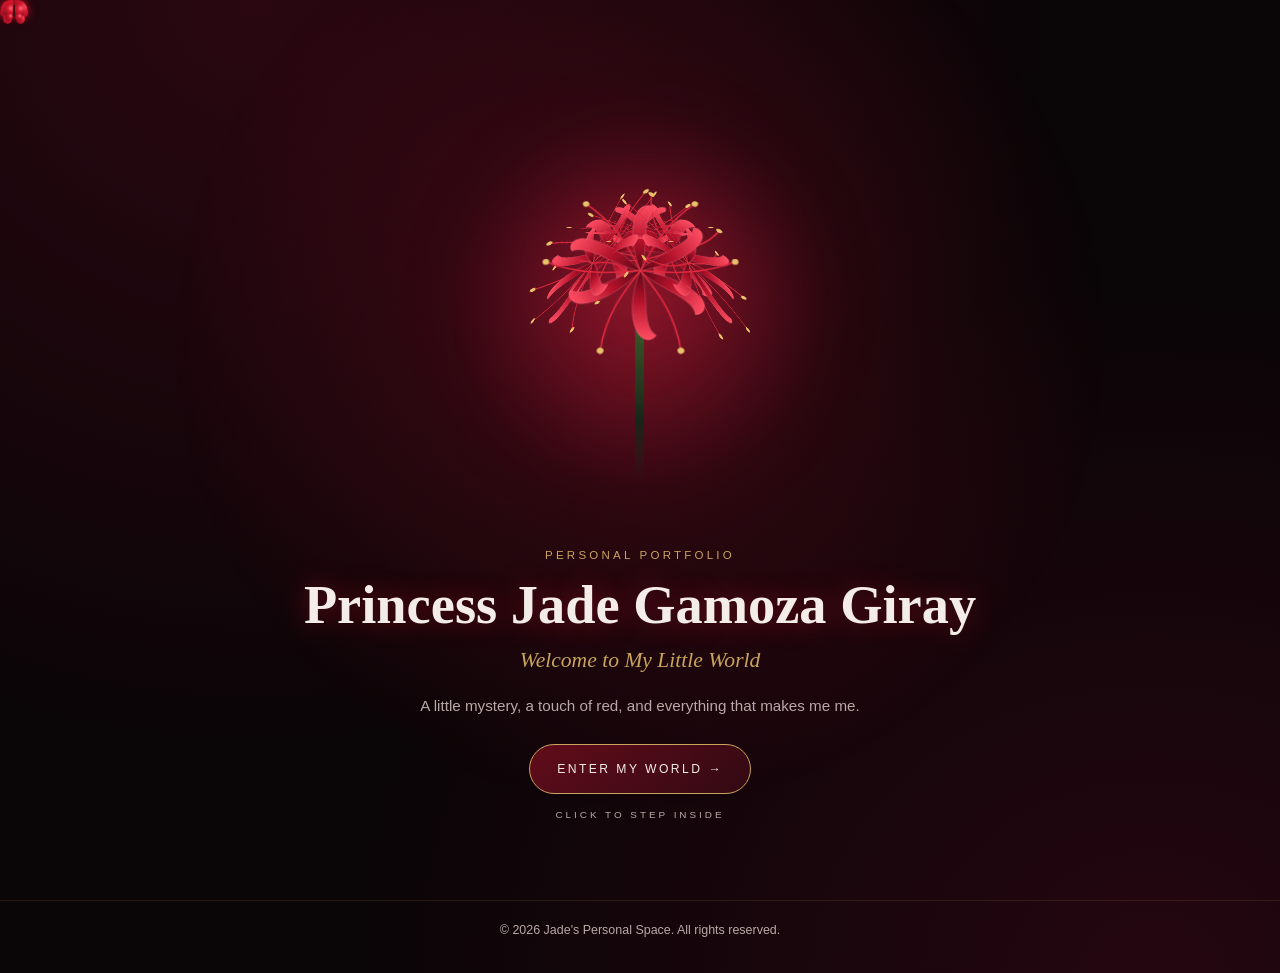
<file: index.html>
<!DOCTYPE html>
<html lang="en">

<head>
    <meta charset="UTF-8">
    <meta name="viewport" content="width=device-width, initial-scale=1.0">
    <title>Welcome | Gyd's portfolio
    </title>
    <meta name="description" content="Gyd's portfolio — the personal portfolio of Princess Jade Gamoza Giray.">
    <link rel="stylesheet" href="css/style.css">
</head>

<body id="top">
    <div class="decor" aria-hidden="true"><i class="petal-f p1"></i><i class="petal-f p2"></i><i class="petal-f p3"></i><i class="petal-f p4"></i><i class="petal-f p5"></i><i class="petal-f p6"></i><i class="glint g1"></i><i class="glint g2"></i><i class="glint g3"></i><i class="glint g4"></i>
        <div class="bfly b1">
            <div class="bf"><i class="wing l"></i><i class="wing r"></i></div>
        </div>
        <div class="bfly b2">
            <div class="bf"><i class="wing l"></i><i class="wing r"></i></div>
        </div>
        <div class="bfly b3">
            <div class="bf"><i class="wing l"></i><i class="wing r"></i></div>
        </div>
    </div>
    <main style="max-width:none;padding:0">
        <section class="welcome" style="margin:0">
            <div class="stage" role="img" aria-label="A rotating 3D red spider lily blooming"><svg class="defs" width="0" height="0" aria-hidden="true" focusable="false"><defs><linearGradient id="pg" x1="0" y1="1" x2="0" y2="0"><stop offset="0" stop-color="#5a0614"/><stop offset=".45" stop-color="#b3122b"/><stop offset="1" stop-color="#ff4d62"/></linearGradient></defs></svg>
                <div class="stem"></div>
                <div class="umbel">
                    <div class="pos" style="--w:36%;--ry:0deg;--rx:90deg;--z:calc(var(--u)*.17);--bd:0.3s"><svg class="fl" viewBox="0 0 200 200" aria-hidden="true" focusable="false"><path class="pw" style="--r:0deg;--d:-1.8s" d="M100 100C93 80 89 56 97 38C101 30 110 28 114 35C108 39 106 47 105 59C104 77 104 90 100 100Z" fill="url(#pg)" stroke="#ff7a8a" stroke-opacity=".4" stroke-width=".7"/><path class="pw" style="--r:60deg;--d:-0.9s" d="M100 100C107 80 111 56 103 38C99 30 90 28 86 35C92 39 94 47 95 59C96 77 96 90 100 100Z" fill="url(#pg)" stroke="#ff7a8a" stroke-opacity=".4" stroke-width=".7"/><path class="pw" style="--r:120deg;--d:-3.3s" d="M100 100C93 80 89 56 97 38C101 30 110 28 114 35C108 39 106 47 105 59C104 77 104 90 100 100Z" fill="url(#pg)" stroke="#ff7a8a" stroke-opacity=".4" stroke-width=".7"/><path class="pw" style="--r:180deg;--d:-0.5s" d="M100 100C107 80 111 56 103 38C99 30 90 28 86 35C92 39 94 47 95 59C96 77 96 90 100 100Z" fill="url(#pg)" stroke="#ff7a8a" stroke-opacity=".4" stroke-width=".7"/><path class="pw" style="--r:240deg;--d:-2.8s" d="M100 100C93 80 89 56 97 38C101 30 110 28 114 35C108 39 106 47 105 59C104 77 104 90 100 100Z" fill="url(#pg)" stroke="#ff7a8a" stroke-opacity=".4" stroke-width=".7"/><path class="pw" style="--r:300deg;--d:-2.0s" d="M100 100C107 80 111 56 103 38C99 30 90 28 86 35C92 39 94 47 95 59C96 77 96 90 100 100Z" fill="url(#pg)" stroke="#ff7a8a" stroke-opacity=".4" stroke-width=".7"/><g class="sw" style="--r:30deg;--d:-0.4s"><path d="M100 100C97 70 96 44 109 13" fill="none" stroke="#e0283e" stroke-width="1.5" stroke-linecap="round"/><circle cx="109" cy="13" r="3" fill="#e8c26a"/></g><g class="sw" style="--r:90deg;--d:-2.1s"><path d="M100 100C103 70 104 44 91 13" fill="none" stroke="#e0283e" stroke-width="1.5" stroke-linecap="round"/><circle cx="91" cy="13" r="3" fill="#e8c26a"/></g><g class="sw" style="--r:150deg;--d:-0.3s"><path d="M100 100C97 70 96 44 109 13" fill="none" stroke="#e0283e" stroke-width="1.5" stroke-linecap="round"/><circle cx="109" cy="13" r="3" fill="#e8c26a"/></g><g class="sw" style="--r:210deg;--d:-1.8s"><path d="M100 100C103 70 104 44 91 13" fill="none" stroke="#e0283e" stroke-width="1.5" stroke-linecap="round"/><circle cx="91" cy="13" r="3" fill="#e8c26a"/></g><g class="sw" style="--r:270deg;--d:-0.5s"><path d="M100 100C97 70 96 44 109 13" fill="none" stroke="#e0283e" stroke-width="1.5" stroke-linecap="round"/><circle cx="109" cy="13" r="3" fill="#e8c26a"/></g><g class="sw" style="--r:330deg;--d:-0.5s"><path d="M100 100C103 70 104 44 91 13" fill="none" stroke="#e0283e" stroke-width="1.5" stroke-linecap="round"/><circle cx="91" cy="13" r="3" fill="#e8c26a"/></g></svg></div>
                    <div class="pos" style="--w:46%;--ry:0deg;--rx:40deg;--z:calc(var(--u)*.15);--bd:0.8s"><svg class="fl" viewBox="0 0 200 200" aria-hidden="true" focusable="false"><path class="pw" style="--r:0deg;--d:-2.2s" d="M100 100C93 80 89 56 97 38C101 30 110 28 114 35C108 39 106 47 105 59C104 77 104 90 100 100Z" fill="url(#pg)" stroke="#ff7a8a" stroke-opacity=".4" stroke-width=".7"/><path class="pw" style="--r:60deg;--d:-4.2s" d="M100 100C107 80 111 56 103 38C99 30 90 28 86 35C92 39 94 47 95 59C96 77 96 90 100 100Z" fill="url(#pg)" stroke="#ff7a8a" stroke-opacity=".4" stroke-width=".7"/><path class="pw" style="--r:120deg;--d:-0.8s" d="M100 100C93 80 89 56 97 38C101 30 110 28 114 35C108 39 106 47 105 59C104 77 104 90 100 100Z" fill="url(#pg)" stroke="#ff7a8a" stroke-opacity=".4" stroke-width=".7"/><path class="pw" style="--r:180deg;--d:-1.3s" d="M100 100C107 80 111 56 103 38C99 30 90 28 86 35C92 39 94 47 95 59C96 77 96 90 100 100Z" fill="url(#pg)" stroke="#ff7a8a" stroke-opacity=".4" stroke-width=".7"/><path class="pw" style="--r:240deg;--d:-3.2s" d="M100 100C93 80 89 56 97 38C101 30 110 28 114 35C108 39 106 47 105 59C104 77 104 90 100 100Z" fill="url(#pg)" stroke="#ff7a8a" stroke-opacity=".4" stroke-width=".7"/><path class="pw" style="--r:300deg;--d:-4.7s" d="M100 100C107 80 111 56 103 38C99 30 90 28 86 35C92 39 94 47 95 59C96 77 96 90 100 100Z" fill="url(#pg)" stroke="#ff7a8a" stroke-opacity=".4" stroke-width=".7"/><g class="sw" style="--r:30deg;--d:-2.4s"><path d="M100 100C97 70 96 44 109 13" fill="none" stroke="#e0283e" stroke-width="1.5" stroke-linecap="round"/><circle cx="109" cy="13" r="3" fill="#e8c26a"/></g><g class="sw" style="--r:90deg;--d:-1.7s"><path d="M100 100C103 70 104 44 91 13" fill="none" stroke="#e0283e" stroke-width="1.5" stroke-linecap="round"/><circle cx="91" cy="13" r="3" fill="#e8c26a"/></g><g class="sw" style="--r:150deg;--d:-3.9s"><path d="M100 100C97 70 96 44 109 13" fill="none" stroke="#e0283e" stroke-width="1.5" stroke-linecap="round"/><circle cx="109" cy="13" r="3" fill="#e8c26a"/></g><g class="sw" style="--r:210deg;--d:-0.4s"><path d="M100 100C103 70 104 44 91 13" fill="none" stroke="#e0283e" stroke-width="1.5" stroke-linecap="round"/><circle cx="91" cy="13" r="3" fill="#e8c26a"/></g><g class="sw" style="--r:270deg;--d:-3.5s"><path d="M100 100C97 70 96 44 109 13" fill="none" stroke="#e0283e" stroke-width="1.5" stroke-linecap="round"/><circle cx="109" cy="13" r="3" fill="#e8c26a"/></g><g class="sw" style="--r:330deg;--d:-1.3s"><path d="M100 100C103 70 104 44 91 13" fill="none" stroke="#e0283e" stroke-width="1.5" stroke-linecap="round"/><circle cx="91" cy="13" r="3" fill="#e8c26a"/></g></svg></div>
                    <div class="pos" style="--w:46%;--ry:72deg;--rx:40deg;--z:calc(var(--u)*.15);--bd:1.2000000000000002s"><svg class="fl" viewBox="0 0 200 200" aria-hidden="true" focusable="false"><path class="pw" style="--r:12deg;--d:-0.9s" d="M100 100C93 80 89 56 97 38C101 30 110 28 114 35C108 39 106 47 105 59C104 77 104 90 100 100Z" fill="url(#pg)" stroke="#ff7a8a" stroke-opacity=".4" stroke-width=".7"/><path class="pw" style="--r:72deg;--d:-0.8s" d="M100 100C107 80 111 56 103 38C99 30 90 28 86 35C92 39 94 47 95 59C96 77 96 90 100 100Z" fill="url(#pg)" stroke="#ff7a8a" stroke-opacity=".4" stroke-width=".7"/><path class="pw" style="--r:132deg;--d:-1.7s" d="M100 100C93 80 89 56 97 38C101 30 110 28 114 35C108 39 106 47 105 59C104 77 104 90 100 100Z" fill="url(#pg)" stroke="#ff7a8a" stroke-opacity=".4" stroke-width=".7"/><path class="pw" style="--r:192deg;--d:-4.1s" d="M100 100C107 80 111 56 103 38C99 30 90 28 86 35C92 39 94 47 95 59C96 77 96 90 100 100Z" fill="url(#pg)" stroke="#ff7a8a" stroke-opacity=".4" stroke-width=".7"/><path class="pw" style="--r:252deg;--d:-1.1s" d="M100 100C93 80 89 56 97 38C101 30 110 28 114 35C108 39 106 47 105 59C104 77 104 90 100 100Z" fill="url(#pg)" stroke="#ff7a8a" stroke-opacity=".4" stroke-width=".7"/><path class="pw" style="--r:312deg;--d:-3.0s" d="M100 100C107 80 111 56 103 38C99 30 90 28 86 35C92 39 94 47 95 59C96 77 96 90 100 100Z" fill="url(#pg)" stroke="#ff7a8a" stroke-opacity=".4" stroke-width=".7"/><g class="sw" style="--r:42deg;--d:-2.6s"><path d="M100 100C97 70 96 44 109 13" fill="none" stroke="#e0283e" stroke-width="1.5" stroke-linecap="round"/><circle cx="109" cy="13" r="3" fill="#e8c26a"/></g><g class="sw" style="--r:102deg;--d:-1.6s"><path d="M100 100C103 70 104 44 91 13" fill="none" stroke="#e0283e" stroke-width="1.5" stroke-linecap="round"/><circle cx="91" cy="13" r="3" fill="#e8c26a"/></g><g class="sw" style="--r:162deg;--d:-2.3s"><path d="M100 100C97 70 96 44 109 13" fill="none" stroke="#e0283e" stroke-width="1.5" stroke-linecap="round"/><circle cx="109" cy="13" r="3" fill="#e8c26a"/></g><g class="sw" style="--r:222deg;--d:-0.4s"><path d="M100 100C103 70 104 44 91 13" fill="none" stroke="#e0283e" stroke-width="1.5" stroke-linecap="round"/><circle cx="91" cy="13" r="3" fill="#e8c26a"/></g><g class="sw" style="--r:282deg;--d:-0.4s"><path d="M100 100C97 70 96 44 109 13" fill="none" stroke="#e0283e" stroke-width="1.5" stroke-linecap="round"/><circle cx="109" cy="13" r="3" fill="#e8c26a"/></g><g class="sw" style="--r:342deg;--d:-1.0s"><path d="M100 100C103 70 104 44 91 13" fill="none" stroke="#e0283e" stroke-width="1.5" stroke-linecap="round"/><circle cx="91" cy="13" r="3" fill="#e8c26a"/></g></svg></div>
                    <div class="pos" style="--w:46%;--ry:144deg;--rx:40deg;--z:calc(var(--u)*.15);--bd:1.6s"><svg class="fl" viewBox="0 0 200 200" aria-hidden="true" focusable="false"><path class="pw" style="--r:24deg;--d:-3.5s" d="M100 100C93 80 89 56 97 38C101 30 110 28 114 35C108 39 106 47 105 59C104 77 104 90 100 100Z" fill="url(#pg)" stroke="#ff7a8a" stroke-opacity=".4" stroke-width=".7"/><path class="pw" style="--r:84deg;--d:-2.3s" d="M100 100C107 80 111 56 103 38C99 30 90 28 86 35C92 39 94 47 95 59C96 77 96 90 100 100Z" fill="url(#pg)" stroke="#ff7a8a" stroke-opacity=".4" stroke-width=".7"/><path class="pw" style="--r:144deg;--d:-1.7s" d="M100 100C93 80 89 56 97 38C101 30 110 28 114 35C108 39 106 47 105 59C104 77 104 90 100 100Z" fill="url(#pg)" stroke="#ff7a8a" stroke-opacity=".4" stroke-width=".7"/><path class="pw" style="--r:204deg;--d:-3.0s" d="M100 100C107 80 111 56 103 38C99 30 90 28 86 35C92 39 94 47 95 59C96 77 96 90 100 100Z" fill="url(#pg)" stroke="#ff7a8a" stroke-opacity=".4" stroke-width=".7"/><path class="pw" style="--r:264deg;--d:-2.4s" d="M100 100C93 80 89 56 97 38C101 30 110 28 114 35C108 39 106 47 105 59C104 77 104 90 100 100Z" fill="url(#pg)" stroke="#ff7a8a" stroke-opacity=".4" stroke-width=".7"/><path class="pw" style="--r:324deg;--d:-1.6s" d="M100 100C107 80 111 56 103 38C99 30 90 28 86 35C92 39 94 47 95 59C96 77 96 90 100 100Z" fill="url(#pg)" stroke="#ff7a8a" stroke-opacity=".4" stroke-width=".7"/><g class="sw" style="--r:54deg;--d:-3.2s"><path d="M100 100C97 70 96 44 109 13" fill="none" stroke="#e0283e" stroke-width="1.5" stroke-linecap="round"/><circle cx="109" cy="13" r="3" fill="#e8c26a"/></g><g class="sw" style="--r:114deg;--d:-2.9s"><path d="M100 100C103 70 104 44 91 13" fill="none" stroke="#e0283e" stroke-width="1.5" stroke-linecap="round"/><circle cx="91" cy="13" r="3" fill="#e8c26a"/></g><g class="sw" style="--r:174deg;--d:-1.1s"><path d="M100 100C97 70 96 44 109 13" fill="none" stroke="#e0283e" stroke-width="1.5" stroke-linecap="round"/><circle cx="109" cy="13" r="3" fill="#e8c26a"/></g><g class="sw" style="--r:234deg;--d:-2.4s"><path d="M100 100C103 70 104 44 91 13" fill="none" stroke="#e0283e" stroke-width="1.5" stroke-linecap="round"/><circle cx="91" cy="13" r="3" fill="#e8c26a"/></g><g class="sw" style="--r:294deg;--d:-2.2s"><path d="M100 100C97 70 96 44 109 13" fill="none" stroke="#e0283e" stroke-width="1.5" stroke-linecap="round"/><circle cx="109" cy="13" r="3" fill="#e8c26a"/></g><g class="sw" style="--r:354deg;--d:-3.5s"><path d="M100 100C103 70 104 44 91 13" fill="none" stroke="#e0283e" stroke-width="1.5" stroke-linecap="round"/><circle cx="91" cy="13" r="3" fill="#e8c26a"/></g></svg></div>
                    <div class="pos" style="--w:46%;--ry:216deg;--rx:40deg;--z:calc(var(--u)*.15);--bd:2.0s"><svg class="fl" viewBox="0 0 200 200" aria-hidden="true" focusable="false"><path class="pw" style="--r:36deg;--d:-3.7s" d="M100 100C93 80 89 56 97 38C101 30 110 28 114 35C108 39 106 47 105 59C104 77 104 90 100 100Z" fill="url(#pg)" stroke="#ff7a8a" stroke-opacity=".4" stroke-width=".7"/><path class="pw" style="--r:96deg;--d:-1.6s" d="M100 100C107 80 111 56 103 38C99 30 90 28 86 35C92 39 94 47 95 59C96 77 96 90 100 100Z" fill="url(#pg)" stroke="#ff7a8a" stroke-opacity=".4" stroke-width=".7"/><path class="pw" style="--r:156deg;--d:-4.9s" d="M100 100C93 80 89 56 97 38C101 30 110 28 114 35C108 39 106 47 105 59C104 77 104 90 100 100Z" fill="url(#pg)" stroke="#ff7a8a" stroke-opacity=".4" stroke-width=".7"/><path class="pw" style="--r:216deg;--d:-0.8s" d="M100 100C107 80 111 56 103 38C99 30 90 28 86 35C92 39 94 47 95 59C96 77 96 90 100 100Z" fill="url(#pg)" stroke="#ff7a8a" stroke-opacity=".4" stroke-width=".7"/><path class="pw" style="--r:276deg;--d:-2.2s" d="M100 100C93 80 89 56 97 38C101 30 110 28 114 35C108 39 106 47 105 59C104 77 104 90 100 100Z" fill="url(#pg)" stroke="#ff7a8a" stroke-opacity=".4" stroke-width=".7"/><path class="pw" style="--r:336deg;--d:-3.8s" d="M100 100C107 80 111 56 103 38C99 30 90 28 86 35C92 39 94 47 95 59C96 77 96 90 100 100Z" fill="url(#pg)" stroke="#ff7a8a" stroke-opacity=".4" stroke-width=".7"/><g class="sw" style="--r:66deg;--d:-0.8s"><path d="M100 100C97 70 96 44 109 13" fill="none" stroke="#e0283e" stroke-width="1.5" stroke-linecap="round"/><circle cx="109" cy="13" r="3" fill="#e8c26a"/></g><g class="sw" style="--r:126deg;--d:-2.1s"><path d="M100 100C103 70 104 44 91 13" fill="none" stroke="#e0283e" stroke-width="1.5" stroke-linecap="round"/><circle cx="91" cy="13" r="3" fill="#e8c26a"/></g><g class="sw" style="--r:186deg;--d:-0.3s"><path d="M100 100C97 70 96 44 109 13" fill="none" stroke="#e0283e" stroke-width="1.5" stroke-linecap="round"/><circle cx="109" cy="13" r="3" fill="#e8c26a"/></g><g class="sw" style="--r:246deg;--d:-2.7s"><path d="M100 100C103 70 104 44 91 13" fill="none" stroke="#e0283e" stroke-width="1.5" stroke-linecap="round"/><circle cx="91" cy="13" r="3" fill="#e8c26a"/></g><g class="sw" style="--r:306deg;--d:-3.1s"><path d="M100 100C97 70 96 44 109 13" fill="none" stroke="#e0283e" stroke-width="1.5" stroke-linecap="round"/><circle cx="109" cy="13" r="3" fill="#e8c26a"/></g><g class="sw" style="--r:366deg;--d:-2.4s"><path d="M100 100C103 70 104 44 91 13" fill="none" stroke="#e0283e" stroke-width="1.5" stroke-linecap="round"/><circle cx="91" cy="13" r="3" fill="#e8c26a"/></g></svg></div>
                    <div class="pos" style="--w:46%;--ry:288deg;--rx:40deg;--z:calc(var(--u)*.15);--bd:2.4000000000000004s"><svg class="fl" viewBox="0 0 200 200" aria-hidden="true" focusable="false"><path class="pw" style="--r:48deg;--d:-4.4s" d="M100 100C93 80 89 56 97 38C101 30 110 28 114 35C108 39 106 47 105 59C104 77 104 90 100 100Z" fill="url(#pg)" stroke="#ff7a8a" stroke-opacity=".4" stroke-width=".7"/><path class="pw" style="--r:108deg;--d:-1.7s" d="M100 100C107 80 111 56 103 38C99 30 90 28 86 35C92 39 94 47 95 59C96 77 96 90 100 100Z" fill="url(#pg)" stroke="#ff7a8a" stroke-opacity=".4" stroke-width=".7"/><path class="pw" style="--r:168deg;--d:-3.5s" d="M100 100C93 80 89 56 97 38C101 30 110 28 114 35C108 39 106 47 105 59C104 77 104 90 100 100Z" fill="url(#pg)" stroke="#ff7a8a" stroke-opacity=".4" stroke-width=".7"/><path class="pw" style="--r:228deg;--d:-3.1s" d="M100 100C107 80 111 56 103 38C99 30 90 28 86 35C92 39 94 47 95 59C96 77 96 90 100 100Z" fill="url(#pg)" stroke="#ff7a8a" stroke-opacity=".4" stroke-width=".7"/><path class="pw" style="--r:288deg;--d:-3.0s" d="M100 100C93 80 89 56 97 38C101 30 110 28 114 35C108 39 106 47 105 59C104 77 104 90 100 100Z" fill="url(#pg)" stroke="#ff7a8a" stroke-opacity=".4" stroke-width=".7"/><path class="pw" style="--r:348deg;--d:-2.4s" d="M100 100C107 80 111 56 103 38C99 30 90 28 86 35C92 39 94 47 95 59C96 77 96 90 100 100Z" fill="url(#pg)" stroke="#ff7a8a" stroke-opacity=".4" stroke-width=".7"/><g class="sw" style="--r:78deg;--d:-3.4s"><path d="M100 100C97 70 96 44 109 13" fill="none" stroke="#e0283e" stroke-width="1.5" stroke-linecap="round"/><circle cx="109" cy="13" r="3" fill="#e8c26a"/></g><g class="sw" style="--r:138deg;--d:-3.8s"><path d="M100 100C103 70 104 44 91 13" fill="none" stroke="#e0283e" stroke-width="1.5" stroke-linecap="round"/><circle cx="91" cy="13" r="3" fill="#e8c26a"/></g><g class="sw" style="--r:198deg;--d:-2.0s"><path d="M100 100C97 70 96 44 109 13" fill="none" stroke="#e0283e" stroke-width="1.5" stroke-linecap="round"/><circle cx="109" cy="13" r="3" fill="#e8c26a"/></g><g class="sw" style="--r:258deg;--d:-2.7s"><path d="M100 100C103 70 104 44 91 13" fill="none" stroke="#e0283e" stroke-width="1.5" stroke-linecap="round"/><circle cx="91" cy="13" r="3" fill="#e8c26a"/></g><g class="sw" style="--r:318deg;--d:-0.4s"><path d="M100 100C97 70 96 44 109 13" fill="none" stroke="#e0283e" stroke-width="1.5" stroke-linecap="round"/><circle cx="109" cy="13" r="3" fill="#e8c26a"/></g><g class="sw" style="--r:378deg;--d:-2.9s"><path d="M100 100C103 70 104 44 91 13" fill="none" stroke="#e0283e" stroke-width="1.5" stroke-linecap="round"/><circle cx="91" cy="13" r="3" fill="#e8c26a"/></g></svg></div>
                </div>
            </div>
            <p class="label">Personal Portfolio</p>
            <h1>Princess Jade Gamoza Giray</h1>
            <p class="sub">Welcome to My Little World</p>
            <p class="quote">A little mystery, a touch of red, and everything that makes me me.</p>
            <a class="btn" href="about.html">ENTER MY WORLD →</a>
            <small>CLICK TO STEP INSIDE</small>
        </section>
    </main>
    <footer class="site-footer">© 2026 Jade's Personal Space. All rights reserved.</footer>
</body>

</html>
</file>
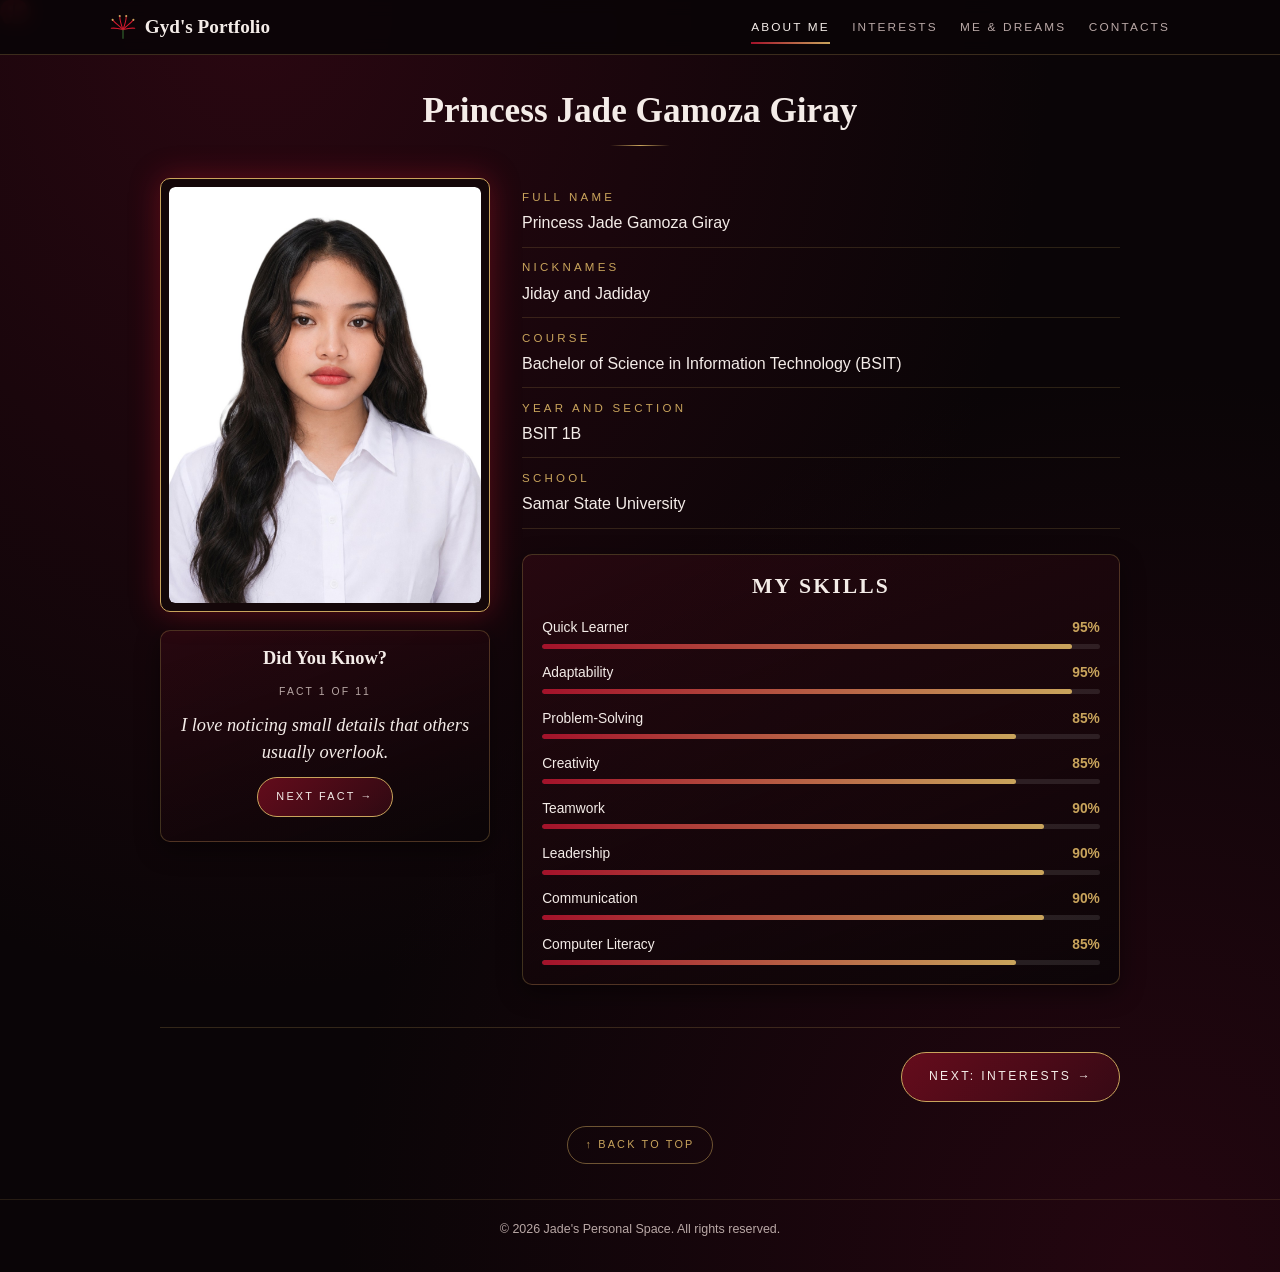
<file: about.html>
<!DOCTYPE html>
<html lang="en">
<head>
<meta charset="UTF-8">
<meta name="viewport" content="width=device-width, initial-scale=1.0">
<title>About Me | Jade's Personal Space</title>
<meta name="description" content="Jade's Personal Space — the personal portfolio of Princess Jade Gamoza Giray.">
<link rel="stylesheet" href="css/style.css">
</head>
<body id="top">
<div class="decor" aria-hidden="true"><i class="petal-f p1"></i><i class="petal-f p2"></i><i class="petal-f p3"></i><i class="petal-f p4"></i><i class="petal-f p5"></i><i class="petal-f p6"></i><i class="glint g1"></i><i class="glint g2"></i><i class="glint g3"></i><i class="glint g4"></i><div class="bfly b1"><div class="bf"><i class="wing l"></i><i class="wing r"></i></div></div><div class="bfly b2"><div class="bf"><i class="wing l"></i><i class="wing r"></i></div></div><div class="bfly b3"><div class="bf"><i class="wing l"></i><i class="wing r"></i></div></div></div>
<header class="site-nav"><nav class="nav-inner" aria-label="Main navigation">
<a class="brand" href="about.html"><svg viewBox="0 0 40 40" aria-hidden="true"><g fill="none" stroke="#d4192f" stroke-width="1.6" stroke-linecap="round"><path d="M20 24 C14 18 8 14 4 9"/><path d="M20 24 C26 18 32 14 36 9"/><path d="M20 24 C17 16 15 10 15 3"/><path d="M20 24 C23 16 25 10 25 3"/><path d="M20 24 C12 22 7 21 2 22"/><path d="M20 24 C28 22 33 21 38 22"/></g><g fill="#c9a45c"><circle cx="4" cy="9" r="1.6"/><circle cx="36" cy="9" r="1.6"/><circle cx="15" cy="3" r="1.6"/><circle cx="25" cy="3" r="1.6"/></g><path d="M20 24 V38" stroke="#2e5a2a" stroke-width="2"/></svg><span>Gyd's Portfolio</span></a>
<input type="checkbox" id="nav-toggle" aria-label="Toggle menu"><label class="burger" for="nav-toggle"><span></span><span></span><span></span></label>
<ul class="nav-links"><li><a href="about.html" class="active" aria-current="page">About Me</a></li><li><a href="interests.html">Interests</a></li><li><a href="me.html">Me &amp; Dreams</a></li><li><a href="contacts.html">Contacts</a></li></ul></nav></header>
<main>
<h1 class="page-title">Princess Jade Gamoza Giray</h1><div class="divider"></div>
<section class="about-grid" aria-label="About me">
<div class="left-col">
<div class="portrait-frame reveal"><div class="ph"><img src="assets/images/portrait.jpg" alt="Portrait of Princess Jade Gamoza Giray" width="900" height="1200"></div></div>
<style>#f1:checked ~ .facts .fact1{display:flex}#f2:checked ~ .facts .fact2{display:flex}#f3:checked ~ .facts .fact3{display:flex}#f4:checked ~ .facts .fact4{display:flex}#f5:checked ~ .facts .fact5{display:flex}#f6:checked ~ .facts .fact6{display:flex}#f7:checked ~ .facts .fact7{display:flex}#f8:checked ~ .facts .fact8{display:flex}#f9:checked ~ .facts .fact9{display:flex}#f10:checked ~ .facts .fact10{display:flex}#f11:checked ~ .facts .fact11{display:flex}#f1:focus-visible ~ .facts{outline:2px solid var(--gold);outline-offset:6px}#f2:focus-visible ~ .facts{outline:2px solid var(--gold);outline-offset:6px}#f3:focus-visible ~ .facts{outline:2px solid var(--gold);outline-offset:6px}#f4:focus-visible ~ .facts{outline:2px solid var(--gold);outline-offset:6px}#f5:focus-visible ~ .facts{outline:2px solid var(--gold);outline-offset:6px}#f6:focus-visible ~ .facts{outline:2px solid var(--gold);outline-offset:6px}#f7:focus-visible ~ .facts{outline:2px solid var(--gold);outline-offset:6px}#f8:focus-visible ~ .facts{outline:2px solid var(--gold);outline-offset:6px}#f9:focus-visible ~ .facts{outline:2px solid var(--gold);outline-offset:6px}#f10:focus-visible ~ .facts{outline:2px solid var(--gold);outline-offset:6px}#f11:focus-visible ~ .facts{outline:2px solid var(--gold);outline-offset:6px}</style>
<div class="card dyk reveal" style="--d:.15s"><input type="radio" name="fact" id="f1" aria-label="Fact 1" checked><input type="radio" name="fact" id="f2" aria-label="Fact 2"><input type="radio" name="fact" id="f3" aria-label="Fact 3"><input type="radio" name="fact" id="f4" aria-label="Fact 4"><input type="radio" name="fact" id="f5" aria-label="Fact 5"><input type="radio" name="fact" id="f6" aria-label="Fact 6"><input type="radio" name="fact" id="f7" aria-label="Fact 7"><input type="radio" name="fact" id="f8" aria-label="Fact 8"><input type="radio" name="fact" id="f9" aria-label="Fact 9"><input type="radio" name="fact" id="f10" aria-label="Fact 10"><input type="radio" name="fact" id="f11" aria-label="Fact 11"><h2>Did You Know?</h2><div class="facts" aria-live="polite"><div class="fact fact1"><span class="count">FACT 1 OF 11</span><p>I love noticing small details that others usually overlook.</p><label class="btn btn-small" for="f2" role="button">NEXT FACT →</label></div><div class="fact fact2"><span class="count">FACT 2 OF 11</span><p>I love playing online games during my free time.</p><label class="btn btn-small" for="f3" role="button">NEXT FACT →</label></div><div class="fact fact3"><span class="count">FACT 3 OF 11</span><p>I love staying at home rather than going outside.</p><label class="btn btn-small" for="f4" role="button">NEXT FACT →</label></div><div class="fact fact4"><span class="count">FACT 4 OF 11</span><p>I love listening to music, especially when I'm in my own world.</p><label class="btn btn-small" for="f5" role="button">NEXT FACT →</label></div><div class="fact fact5"><span class="count">FACT 5 OF 11</span><p>I want to earn my own money and become financially independent.</p><label class="btn btn-small" for="f6" role="button">NEXT FACT →</label></div><div class="fact fact6"><span class="count">FACT 6 OF 11</span><p>I am the eldest child, which has taught me to become more responsible and independent.</p><label class="btn btn-small" for="f7" role="button">NEXT FACT →</label></div><div class="fact fact7"><span class="count">FACT 7 OF 11</span><p>I am naturally energetic, hyper, and full of energy.</p><label class="btn btn-small" for="f8" role="button">NEXT FACT →</label></div><div class="fact fact8"><span class="count">FACT 8 OF 11</span><p>I love spending time with people who make me feel comfortable.</p><label class="btn btn-small" for="f9" role="button">NEXT FACT →</label></div><div class="fact fact9"><span class="count">FACT 9 OF 11</span><p>I love classy, elegant, and feminine aesthetics.</p><label class="btn btn-small" for="f10" role="button">NEXT FACT →</label></div><div class="fact fact10"><span class="count">FACT 10 OF 11</span><p>I love the color red because I find it mysterious.</p><label class="btn btn-small" for="f11" role="button">NEXT FACT →</label></div><div class="fact fact11"><span class="count">FACT 11 OF 11</span><p>My favorite flower is the red spider lily, which holds a special meaning for me.</p><label class="btn btn-small" for="f1" role="button">NEXT FACT →</label></div></div></div>
</div>
<div>
<ul class="info-list reveal">
<li><span class="label">Full Name</span><span>Princess Jade Gamoza Giray</span></li>
<li><span class="label">Nicknames</span><span>Jiday and Jadiday</span></li>
<li><span class="label">Course</span><span>Bachelor of Science in Information Technology (BSIT)</span></li>
<li><span class="label">Year and Section</span><span>BSIT 1B</span></li>
<li><span class="label">School</span><span>Samar State University</span></li>
</ul>
<div class="card skills-card reveal" style="--d:.15s"><h2>MY SKILLS</h2><div class="skills"><div><div class="skill-top"><span>Quick Learner</span><b>95%</b></div><div class="bar" role="progressbar" aria-label="Quick Learner" aria-valuenow="95" aria-valuemin="0" aria-valuemax="100"><span style="--w:95%"></span></div></div><div><div class="skill-top"><span>Adaptability</span><b>95%</b></div><div class="bar" role="progressbar" aria-label="Adaptability" aria-valuenow="95" aria-valuemin="0" aria-valuemax="100"><span style="--w:95%"></span></div></div><div><div class="skill-top"><span>Problem-Solving</span><b>85%</b></div><div class="bar" role="progressbar" aria-label="Problem-Solving" aria-valuenow="85" aria-valuemin="0" aria-valuemax="100"><span style="--w:85%"></span></div></div><div><div class="skill-top"><span>Creativity</span><b>85%</b></div><div class="bar" role="progressbar" aria-label="Creativity" aria-valuenow="85" aria-valuemin="0" aria-valuemax="100"><span style="--w:85%"></span></div></div><div><div class="skill-top"><span>Teamwork</span><b>90%</b></div><div class="bar" role="progressbar" aria-label="Teamwork" aria-valuenow="90" aria-valuemin="0" aria-valuemax="100"><span style="--w:90%"></span></div></div><div><div class="skill-top"><span>Leadership</span><b>90%</b></div><div class="bar" role="progressbar" aria-label="Leadership" aria-valuenow="90" aria-valuemin="0" aria-valuemax="100"><span style="--w:90%"></span></div></div><div><div class="skill-top"><span>Communication</span><b>90%</b></div><div class="bar" role="progressbar" aria-label="Communication" aria-valuenow="90" aria-valuemin="0" aria-valuemax="100"><span style="--w:90%"></span></div></div><div><div class="skill-top"><span>Computer Literacy</span><b>85%</b></div><div class="bar" role="progressbar" aria-label="Computer Literacy" aria-valuenow="85" aria-valuemin="0" aria-valuemax="100"><span style="--w:85%"></span></div></div></div></div>
</div>
</section>
<nav class="page-nav" aria-label="Page navigation"><span></span><a class="btn" href="interests.html">NEXT: INTERESTS →</a></nav>
<div class="to-top"><a href="#top">↑ BACK TO TOP</a></div>
</main>
<footer class="site-footer">© 2026 Jade's Personal Space. All rights reserved.</footer>
</body>
</html>
</file>
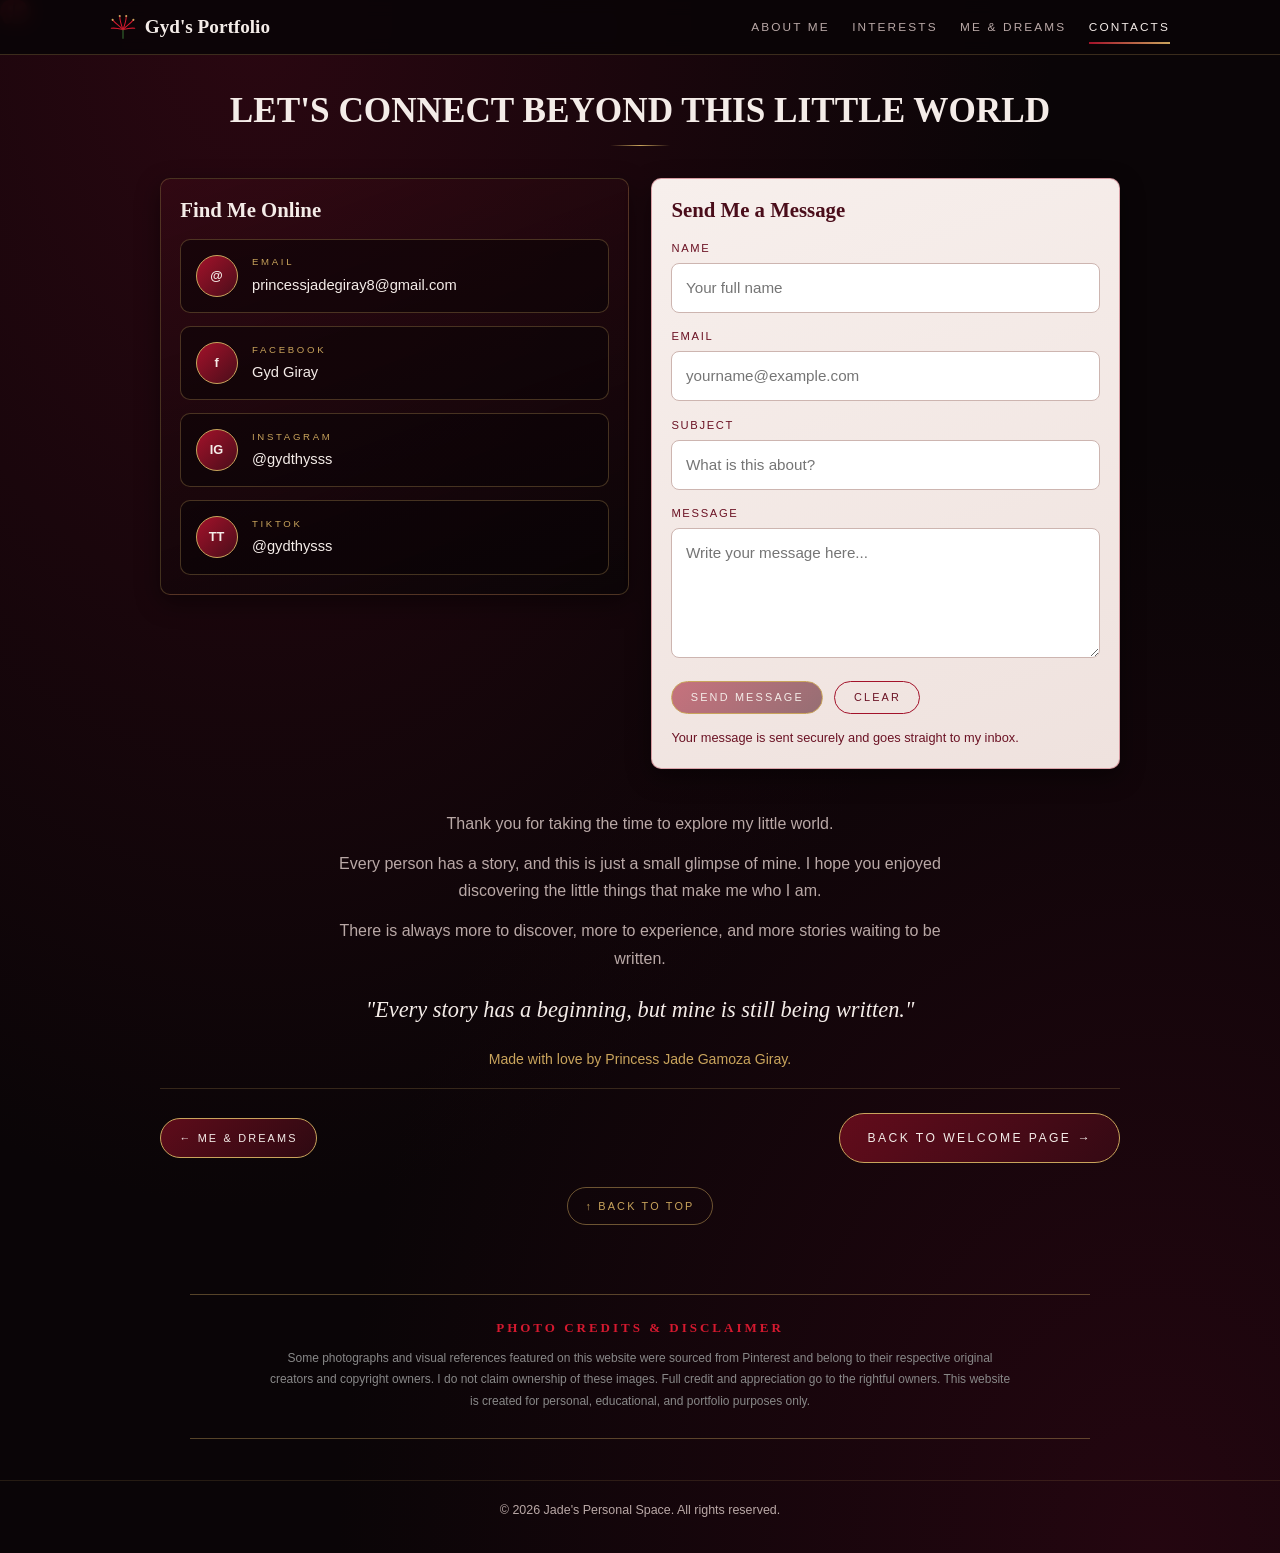
<file: contacts.html>
<!DOCTYPE html>
<html lang="en">

<head>
    <meta charset="UTF-8">
    <meta name="viewport" content="width=device-width, initial-scale=1.0">
    <title>Contacts | Jade's Personal Space</title>
    <meta name="description" content="Jade's Personal Space — the personal portfolio of Princess Jade Gamoza Giray.">
    <link rel="stylesheet" href="css/style.css">
</head>

<body id="top">
    <div class="decor" aria-hidden="true"><i class="petal-f p1"></i><i class="petal-f p2"></i><i class="petal-f p3"></i><i class="petal-f p4"></i><i class="petal-f p5"></i><i class="petal-f p6"></i><i class="glint g1"></i><i class="glint g2"></i><i class="glint g3"></i><i class="glint g4"></i>
        <div class="bfly b1">
            <div class="bf"><i class="wing l"></i><i class="wing r"></i></div>
        </div>
        <div class="bfly b2">
            <div class="bf"><i class="wing l"></i><i class="wing r"></i></div>
        </div>
        <div class="bfly b3">
            <div class="bf"><i class="wing l"></i><i class="wing r"></i></div>
        </div>
    </div>
    <header class="site-nav">
        <nav class="nav-inner" aria-label="Main navigation">
            <a class="brand" href="about.html"><svg viewBox="0 0 40 40" aria-hidden="true"><g fill="none" stroke="#d4192f" stroke-width="1.6" stroke-linecap="round"><path d="M20 24 C14 18 8 14 4 9"/><path d="M20 24 C26 18 32 14 36 9"/><path d="M20 24 C17 16 15 10 15 3"/><path d="M20 24 C23 16 25 10 25 3"/><path d="M20 24 C12 22 7 21 2 22"/><path d="M20 24 C28 22 33 21 38 22"/></g><g fill="#c9a45c"><circle cx="4" cy="9" r="1.6"/><circle cx="36" cy="9" r="1.6"/><circle cx="15" cy="3" r="1.6"/><circle cx="25" cy="3" r="1.6"/></g><path d="M20 24 V38" stroke="#2e5a2a" stroke-width="2"/></svg><span>Gyd's Portfolio</span></a>
            <input type="checkbox" id="nav-toggle" aria-label="Toggle menu"><label class="burger" for="nav-toggle"><span></span><span></span><span></span></label>
            <ul class="nav-links">
                <li><a href="about.html">About Me</a></li>
                <li><a href="interests.html">Interests</a></li>
                <li><a href="me.html">Me &amp; Dreams</a></li>
                <li><a href="contacts.html" class="active" aria-current="page">Contacts</a></li>
            </ul>
        </nav>
    </header>
    <main>
        <h1 class="page-title">LET'S CONNECT BEYOND THIS LITTLE WORLD</h1>
        <div class="divider"></div>
        <section class="contact-layout" aria-label="Contact">
            <div class="card reveal">
                <h2>Find Me Online</h2>
                <div class="contact-list">
                    <a class="contact" href="mailto:princessjadegiray8@gmail.com"><span class="ico" aria-hidden="true">@</span><span><span class="label">Email</span><span class="v">princessjadegiray8@gmail.com</span></span></a>
                    <a class="contact" href="https://www.facebook.com/gydorine" target="_blank" rel="noopener noreferrer"><span class="ico" aria-hidden="true">f</span><span><span class="label">Facebook</span><span class="v">Gyd Giray</span></span></a>
                    <a class="contact" href="https://www.instagram.com/gydthysss?srtk=Nzk2YTlqazRuajFl" target="_blank" rel="noopener noreferrer"><span class="ico" aria-hidden="true">IG</span><span><span class="label">Instagram</span><span class="v">@gydthysss</span></span></a>
                    <a class="contact" href="https://www.tiktok.com/@gydthysss" target="_blank" rel="noopener noreferrer"><span class="ico" aria-hidden="true">TT</span><span><span class="label">TikTok</span><span class="v">@gydthysss</span></span></a>
                </div>
            </div>
            <div class="card form-card reveal" style="--d:.15s">
                <h2>Send Me a Message</h2>
                <form id="contact-form" method="POST" action="https://formsubmit.co/princessjadegiray8@gmail.com">
                    <div class="field"><label for="name">Name</label><input type="text" id="name" name="Name" placeholder="Your full name" required></div>
                    <div class="field"><label for="email">Email</label><input type="email" id="email" name="Email" placeholder="yourname@example.com" required></div>
                    <div class="field"><label for="subject">Subject</label><input type="text" id="subject" name="Subject" placeholder="What is this about?" required></div>
                    <div class="field"><label for="message">Message</label><textarea id="message" name="Message" placeholder="Write your message here..." required></textarea></div>
                    <div class="form-actions"><button class="btn btn-small" type="submit">SEND MESSAGE</button><button class="btn btn-small btn-ghost" type="reset">CLEAR</button></div>
                    <p class="form-note">Your message is sent securely and goes straight to my inbox.</p>
                </form>
            </div>
        </section>
        <section class="closing reveal">
            <p>Thank you for taking the time to explore my little world.</p>
            <p>Every person has a story, and this is just a small glimpse of mine. I hope you enjoyed discovering the little things that make me who I am.</p>
            <p>There is always more to discover, more to experience, and more stories waiting to be written.</p>
            <blockquote>"Every story has a beginning, but mine is still being written."</blockquote>
            <p class="signature">Made with love by Princess Jade Gamoza Giray.</p>
        </section>
        <nav class="page-nav" aria-label="Page navigation"><a class="btn btn-small" href="me.html">← Me &amp; Dreams</a><a class="btn" href="index.html">BACK TO WELCOME PAGE →</a></nav>
        <div class="to-top"><a href="#top">↑ BACK TO TOP</a></div>
        <!-- PHOTO CREDITS & COPYRIGHT DISCLAIMER -->
        <section class="photo-credits">
            <h3>PHOTO CREDITS & DISCLAIMER</h3>
            <p>
                Some photographs and visual references featured on this website were sourced from Pinterest and belong to their respective original creators and copyright owners. I do not claim ownership of these images. Full credit and appreciation go to the rightful
                owners. This website is created for personal, educational, and portfolio purposes only.
            </p>
        </section>
    </main>
    <footer class="site-footer">© 2026 Jade's Personal Space. All rights reserved.</footer>
</body>

</html>
</file>
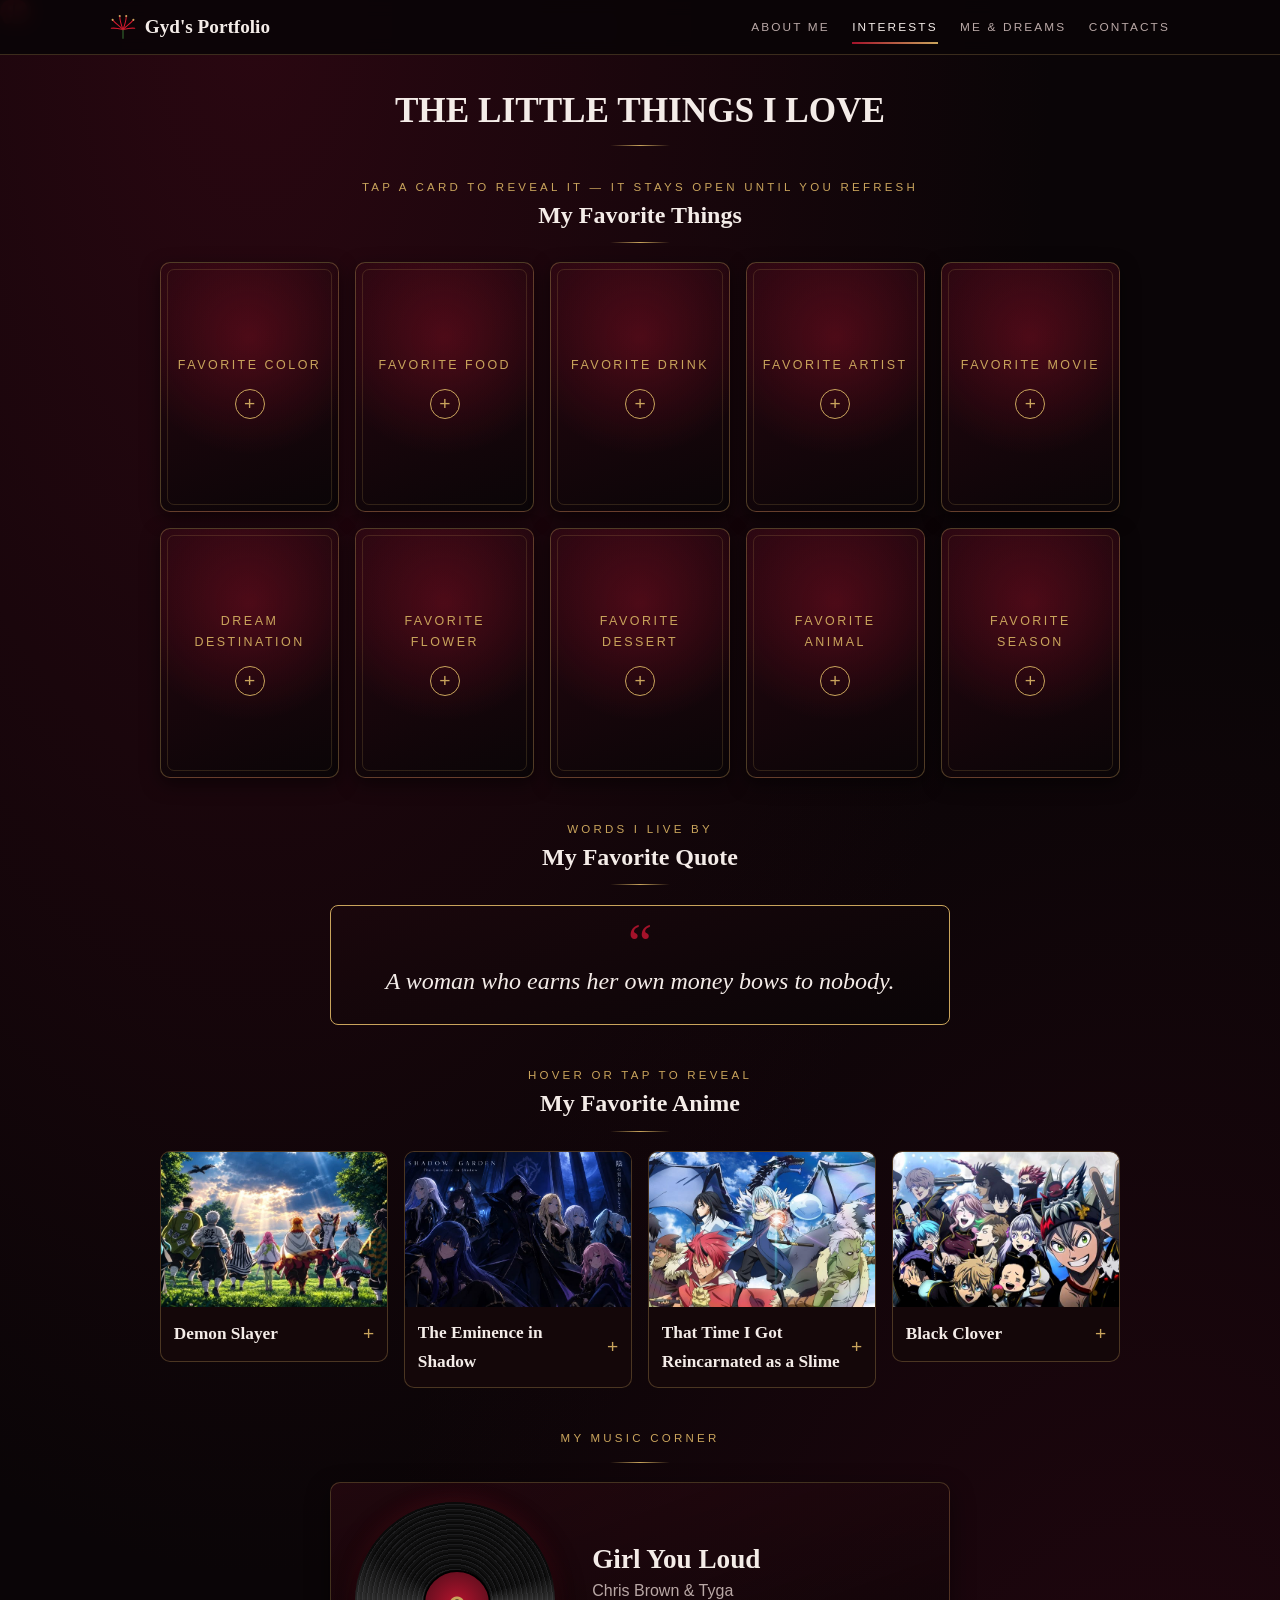
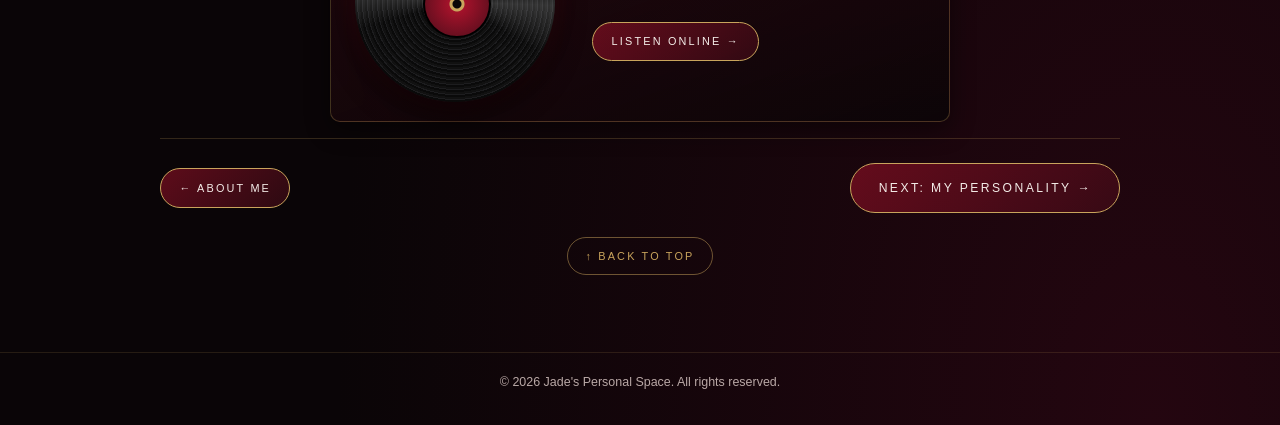
<file: interests.html>
<!DOCTYPE html>
<html lang="en">

<head>
    <meta charset="UTF-8">
    <meta name="viewport" content="width=device-width, initial-scale=1.0">
    <title>Interests | Jade's Personal Space</title>
    <meta name="description" content="Jade's Personal Space — the personal portfolio of Princess Jade Gamoza Giray.">
    <link rel="stylesheet" href="css/style.css">
</head>

<body id="top">
    <div class="decor" aria-hidden="true"><i class="petal-f p1"></i><i class="petal-f p2"></i><i class="petal-f p3"></i><i class="petal-f p4"></i><i class="petal-f p5"></i><i class="petal-f p6"></i><i class="glint g1"></i><i class="glint g2"></i><i class="glint g3"></i><i class="glint g4"></i>
        <div
            class="bfly b1">
            <div class="bf"><i class="wing l"></i><i class="wing r"></i></div>
    </div>
    <div class="bfly b2">
        <div class="bf"><i class="wing l"></i><i class="wing r"></i></div>
    </div>
    <div class="bfly b3">
        <div class="bf"><i class="wing l"></i><i class="wing r"></i></div>
    </div>
    </div>
    <header class="site-nav">
        <nav class="nav-inner" aria-label="Main navigation">
            <a class="brand" href="about.html"><svg viewBox="0 0 40 40" aria-hidden="true"><g fill="none" stroke="#d4192f" stroke-width="1.6" stroke-linecap="round"><path d="M20 24 C14 18 8 14 4 9"/><path d="M20 24 C26 18 32 14 36 9"/><path d="M20 24 C17 16 15 10 15 3"/><path d="M20 24 C23 16 25 10 25 3"/><path d="M20 24 C12 22 7 21 2 22"/><path d="M20 24 C28 22 33 21 38 22"/></g><g fill="#c9a45c"><circle cx="4" cy="9" r="1.6"/><circle cx="36" cy="9" r="1.6"/><circle cx="15" cy="3" r="1.6"/><circle cx="25" cy="3" r="1.6"/></g><path d="M20 24 V38" stroke="#2e5a2a" stroke-width="2"/></svg><span>Gyd's Portfolio</span></a>
            <input type="checkbox" id="nav-toggle" aria-label="Toggle menu"><label class="burger" for="nav-toggle"><span></span><span></span><span></span></label>
            <ul class="nav-links">
                <li><a href="about.html">About Me</a></li>
                <li><a href="interests.html" class="active" aria-current="page">Interests</a></li>
                <li><a href="me.html">Me &amp; Dreams</a></li>
                <li><a href="contacts.html">Contacts</a></li>
            </ul>
        </nav>
    </header>
    <main>
        <h1 class="page-title">THE LITTLE THINGS I LOVE</h1>
        <div class="divider"></div>
        <section aria-labelledby="fav-h">
            <div class="reveal">
                <div class="section-head">
                    <p class="label">Tap a card to reveal it — it stays open until you refresh</p>
                    <h2 id="fav-h">My Favorite Things</h2>
                    <div class="divider"></div>
                </div>
            </div>
            <div class="fav-grid reveal">
                <div class="flip"><input type="radio" class="flip-input" name="flip-1" id="flip-1" aria-label="Favorite Color: reveal card"><label class="flip-inner" for="flip-1"><div class="face front"><span class="label">Favorite Color</span><span class="plus" aria-hidden="true">+</span></div><div class="face back"><img src="assets/images/favorites/favorite-red.jpg" alt="A deep glossy red satin fabric" loading="lazy"><div><h3>Red</h3><p>Mysterious, bold, and always me.</p></div></div></label></div>
                <div
                    class="flip"><input type="radio" class="flip-input" name="flip-2" id="flip-2" aria-label="Favorite Food: reveal card"><label class="flip-inner" for="flip-2"><div class="face front"><span class="label">Favorite Food</span><span class="plus" aria-hidden="true">+</span></div><div class="face back"><img src="assets/images/favorites/sushi.jpg" alt="A plate of assorted nigiri sushi" loading="lazy"><div><h3>Sushi</h3><p>Fresh, neat, and beautifully made.</p></div></div></label></div>
            <div
                class="flip"><input type="radio" class="flip-input" name="flip-3" id="flip-3" aria-label="Favorite Drink: reveal card"><label class="flip-inner" for="flip-3"><div class="face front"><span class="label">Favorite Drink</span><span class="plus" aria-hidden="true">+</span></div><div class="face back"><img src="assets/images/favorites/matcha-latte.jpg" alt="Two iced matcha lattes with cream on a wooden table" loading="lazy"><div><h3>Matcha Latte</h3><p>Earthy, creamy, and calming.</p></div></div></label></div>
                <div
                    class="flip"><input type="radio" class="flip-input" name="flip-4" id="flip-4" aria-label="Favorite Artist: reveal card"><label class="flip-inner" for="flip-4"><div class="face front"><span class="label">Favorite Artist</span><span class="plus" aria-hidden="true">+</span></div><div class="face back"><img src="assets/images/favorites/ariana-grande.jpg" alt="Artistic portrait with pale pink flowers" loading="lazy"><div><h3>Ariana Grande</h3><p>Soft, elegant, and unforgettable.</p></div></div></label></div>
                    <div
                        class="flip"><input type="radio" class="flip-input" name="flip-5" id="flip-5" aria-label="Favorite Movie: reveal card"><label class="flip-inner" for="flip-5"><div class="face front"><span class="label">Favorite Movie</span><span class="plus" aria-hidden="true">+</span></div><div class="face back"><img src="assets/images/favorites/howls-moving-castle.jpg" alt="Howl and Sophie on a flowery hill from Howl's Moving Castle" loading="lazy"><div><h3>Howl's Moving Castle</h3><p>Magical, romantic, and heartwarming.</p></div></div></label></div>
                        <div
                            class="flip"><input type="radio" class="flip-input" name="flip-6" id="flip-6" aria-label="Dream Destination: reveal card"><label class="flip-inner" for="flip-6"><div class="face front"><span class="label">Dream Destination</span><span class="plus" aria-hidden="true">+</span></div><div class="face back"><img src="assets/images/favorites/kyoto-japan.jpg" alt="A red pagoda among autumn maple trees in Kyoto" loading="lazy"><div><h3>Kyoto, Japan</h3><p>Temples and red autumn leaves.</p></div></div></label></div>
                            <div
                                class="flip"><input type="radio" class="flip-input" name="flip-7" id="flip-7" aria-label="Favorite Flower: reveal card"><label class="flip-inner" for="flip-7"><div class="face front"><span class="label">Favorite Flower</span><span class="plus" aria-hidden="true">+</span></div><div class="face back"><img src="assets/images/favorites/red-spider-lily.jpg" alt="Dewy red spider lilies in the dark" loading="lazy"><div><h3>Red Spider Lily</h3><p>Mysterious and full of meaning.</p></div></div></label></div>
                                <div
                                    class="flip"><input type="radio" class="flip-input" name="flip-8" id="flip-8" aria-label="Favorite Dessert: reveal card"><label class="flip-inner" for="flip-8"><div class="face front"><span class="label">Favorite Dessert</span><span class="plus" aria-hidden="true">+</span></div><div class="face back"><img src="assets/images/favorites/cheesecake.jpg" alt="A slice of berry cheesecake with strawberries and blueberries" loading="lazy"><div><h3>Cheesecake</h3><p>Creamy, sweet, and berry-topped.</p></div></div></label></div>
                                    <div
                                        class="flip"><input type="radio" class="flip-input" name="flip-9" id="flip-9" aria-label="Favorite Animal: reveal card"><label class="flip-inner" for="flip-9"><div class="face front"><span class="label">Favorite Animal</span><span class="plus" aria-hidden="true">+</span></div><div class="face back"><img src="assets/images/favorites/peacock.jpg" alt="A white peacock with its tail fully spread" loading="lazy"><div><h3>Peacock</h3><p>Graceful, proud, and elegant.</p></div></div></label></div>
                                        <div
                                            class="flip"><input type="radio" class="flip-input" name="flip-10" id="flip-10" aria-label="Favorite Season: reveal card"><label class="flip-inner" for="flip-10"><div class="face front"><span class="label">Favorite Season</span><span class="plus" aria-hidden="true">+</span></div><div class="face back"><img src="assets/images/favorites/autumn.jpg" alt="Golden maple leaves lit by the autumn sun" loading="lazy"><div><h3>Fall</h3><p>Golden leaves and cozy light.</p></div></div></label></div>
                                            </div>
        </section>
        <section aria-labelledby="quote-h">
            <div class="reveal">
                <div class="section-head">
                    <p class="label">Words I live by</p>
                    <h2 id="quote-h">My Favorite Quote</h2>
                    <div class="divider"></div>
                </div>
                <blockquote class="quote-card">
                    <p>A woman who earns her own money bows to nobody.</p>
                </blockquote>
            </div>
        </section>
        <section aria-labelledby="anime-h">
            <div class="reveal">
                <div class="section-head">
                    <p class="label">Hover or tap to reveal</p>
                    <h2 id="anime-h">My Favorite Anime</h2>
                    <div class="divider"></div>
                </div>
            </div>
            <div class="anime-grid reveal">
                <div class="anime" role="button" tabindex="0" aria-label="Demon Slayer: show description">
                    <div class="pic"><img src="assets/images/anime/demon-slayer.jpg" alt="Demon Slayer characters walking toward a bright sunlit sky" loading="lazy"></div>
                    <div class="head"><span class="title">Demon Slayer</span><span class="ind" aria-hidden="true">+</span></div>
                    <p class="desc">I love its breathtaking animation, beautifully choreographed battles, unique characters, emotional storytelling, and stunning visuals.</p>
                </div>
                <div class="anime" role="button" tabindex="0" aria-label="The Eminence in Shadow: show description">
                    <div class="pic"><img src="assets/images/anime/eminence-in-shadow.jpg" alt="The Eminence in Shadow key art with a hooded figure and the Shadow Garden members" loading="lazy"></div>
                    <div class="head"><span class="title">The Eminence in Shadow</span><span class="ind" aria-hidden="true">+</span></div>
                    <p class="desc">I love its dark and mysterious atmosphere, overpowered characters, unexpected comedy, incredible action scenes, and unique storyline.</p>
                </div>
                <div class="anime" role="button" tabindex="0" aria-label="That Time I Got Reincarnated as a Slime: show description">
                    <div class="pic"><img src="assets/images/anime/tensei-slime.jpg" alt="Rimuru and allies from That Time I Got Reincarnated as a Slime under a blue sky" loading="lazy"></div>
                    <div class="head"><span class="title">That Time I Got Reincarnated as a Slime</span><span class="ind" aria-hidden="true">+</span></div>
                    <p class="desc">I love its fantasy world, creative abilities, character development, kingdom-building, and the interesting concept of reincarnation.</p>
                </div>
                <div class="anime" role="button" tabindex="0" aria-label="Black Clover: show description">
                    <div class="pic"><img src="assets/images/anime/black-clover.jpg" alt="Asta and the Black Bulls from Black Clover" loading="lazy"></div>
                    <div class="head"><span class="title">Black Clover</span><span class="ind" aria-hidden="true">+</span></div>
                    <p class="desc">I love its magic system, intense fights, powerful characters, impressive animation, and inspiring story about determination and ambition.</p>
                </div>
            </div>
        </section>
        <section aria-labelledby="music-h">
            <div class="reveal">
                <div class="section-head">
                    <p class="label" id="music-h">MY MUSIC CORNER</p>
                    <div class="divider"></div>
                </div>
                <div class="card music">
                    <div class="vinyl" role="img" aria-label="Rotating vinyl record"></div>
                    <div>
                        <h3>Girl You Loud</h3>
                        <p class="artist">Chris Brown &amp; Tyga</p>
                        <a class="btn btn-small" href="https://www.youtube.com/watch?v=1W9bMYfhkXo" target="_blank" rel="noopener noreferrer">LISTEN ONLINE →</a></div>
                </div>
                <nav class="page-nav" aria-label="Page navigation"><a class="btn btn-small" href="about.html">← About Me</a><a class="btn" href="me.html">NEXT: MY PERSONALITY →</a></nav>
                <div class="to-top"><a href="#top">↑ BACK TO TOP</a></div>
    </main>
    <footer class="site-footer">© 2026 Jade's Personal Space. All rights reserved.</footer>
</body>

</html>
</file>
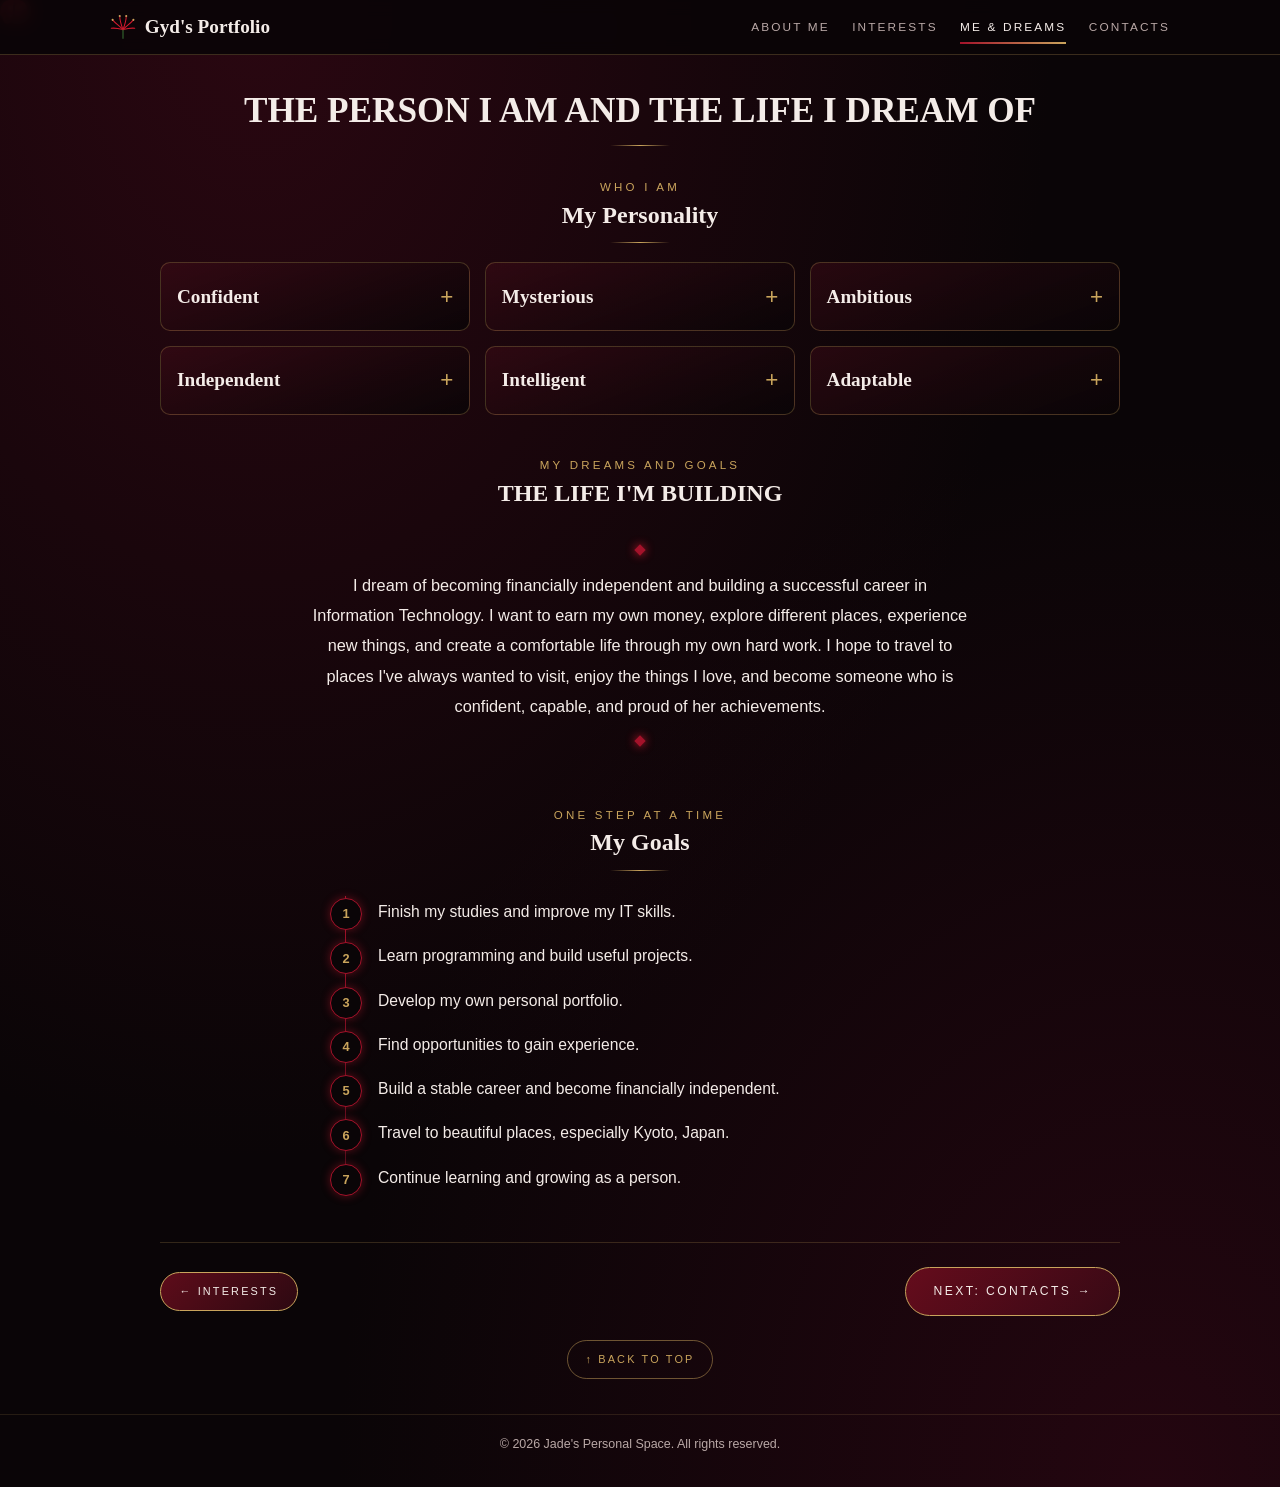
<file: me.html>
<!DOCTYPE html>
<html lang="en">
<head>
<meta charset="UTF-8">
<meta name="viewport" content="width=device-width, initial-scale=1.0">
<title>Me & Dreams | Jade's Personal Space</title>
<meta name="description" content="Jade's Personal Space — the personal portfolio of Princess Jade Gamoza Giray.">
<link rel="stylesheet" href="css/style.css">
</head>
<body id="top">
<div class="decor" aria-hidden="true"><i class="petal-f p1"></i><i class="petal-f p2"></i><i class="petal-f p3"></i><i class="petal-f p4"></i><i class="petal-f p5"></i><i class="petal-f p6"></i><i class="glint g1"></i><i class="glint g2"></i><i class="glint g3"></i><i class="glint g4"></i><div class="bfly b1"><div class="bf"><i class="wing l"></i><i class="wing r"></i></div></div><div class="bfly b2"><div class="bf"><i class="wing l"></i><i class="wing r"></i></div></div><div class="bfly b3"><div class="bf"><i class="wing l"></i><i class="wing r"></i></div></div></div>
<header class="site-nav"><nav class="nav-inner" aria-label="Main navigation">
<a class="brand" href="about.html"><svg viewBox="0 0 40 40" aria-hidden="true"><g fill="none" stroke="#d4192f" stroke-width="1.6" stroke-linecap="round"><path d="M20 24 C14 18 8 14 4 9"/><path d="M20 24 C26 18 32 14 36 9"/><path d="M20 24 C17 16 15 10 15 3"/><path d="M20 24 C23 16 25 10 25 3"/><path d="M20 24 C12 22 7 21 2 22"/><path d="M20 24 C28 22 33 21 38 22"/></g><g fill="#c9a45c"><circle cx="4" cy="9" r="1.6"/><circle cx="36" cy="9" r="1.6"/><circle cx="15" cy="3" r="1.6"/><circle cx="25" cy="3" r="1.6"/></g><path d="M20 24 V38" stroke="#2e5a2a" stroke-width="2"/></svg><span>Gyd's Portfolio</span></a>
<input type="checkbox" id="nav-toggle" aria-label="Toggle menu"><label class="burger" for="nav-toggle"><span></span><span></span><span></span></label>
<ul class="nav-links"><li><a href="about.html">About Me</a></li><li><a href="interests.html">Interests</a></li><li><a href="me.html" class="active" aria-current="page">Me &amp; Dreams</a></li><li><a href="contacts.html">Contacts</a></li></ul></nav></header>
<main>
<h1 class="page-title">THE PERSON I AM AND THE LIFE I DREAM OF</h1><div class="divider"></div>
<section aria-labelledby="pers-h"><div class="reveal"><div class="section-head"><p class="label">Who I am</p><h2 id="pers-h">My Personality</h2><div class="divider"></div></div></div><div class="traits reveal"><div class="trait" tabindex="0" role="button"><span class="row">Confident</span><span class="more">I know my worth and believe in myself, even when I still have things to learn.</span></div><div class="trait" tabindex="0" role="button"><span class="row">Mysterious</span><span class="more">I keep some things private and let people discover me naturally.</span></div><div class="trait" tabindex="0" role="button"><span class="row">Ambitious</span><span class="more">I have big dreams and want to build a successful future through my own efforts.</span></div><div class="trait" tabindex="0" role="button"><span class="row">Independent</span><span class="more">I value my freedom and enjoy learning how to stand on my own.</span></div><div class="trait" tabindex="0" role="button"><span class="row">Intelligent</span><span class="more">I enjoy learning, thinking deeply, and finding ways to understand things better.</span></div><div class="trait" tabindex="0" role="button"><span class="row">Adaptable</span><span class="more">I can adjust to different situations while staying true to myself.</span></div></div></section>
<section aria-labelledby="dream-h" class="reveal"><div class="section-head"><p class="label">My dreams and goals</p><h2 id="dream-h">THE LIFE I'M BUILDING</h2></div>
<p class="dream">I dream of becoming financially independent and building a successful career in Information Technology. I want to earn my own money, explore different places, experience new things, and create a comfortable life through my own hard work. I hope to travel to places I've always wanted to visit, enjoy the things I love, and become someone who is confident, capable, and proud of her achievements.</p></section>
<section aria-labelledby="goals-h"><div class="reveal"><div class="section-head"><p class="label">One step at a time</p><h2 id="goals-h">My Goals</h2><div class="divider"></div></div></div><ol class="timeline"><li style="--d:0.00s"><b>1</b>Finish my studies and improve my IT skills.</li><li style="--d:0.12s"><b>2</b>Learn programming and build useful projects.</li><li style="--d:0.24s"><b>3</b>Develop my own personal portfolio.</li><li style="--d:0.36s"><b>4</b>Find opportunities to gain experience.</li><li style="--d:0.48s"><b>5</b>Build a stable career and become financially independent.</li><li style="--d:0.60s"><b>6</b>Travel to beautiful places, especially Kyoto, Japan.</li><li style="--d:0.72s"><b>7</b>Continue learning and growing as a person.</li></ol></section>
<nav class="page-nav" aria-label="Page navigation"><a class="btn btn-small" href="interests.html">← Interests</a><a class="btn" href="contacts.html">NEXT: CONTACTS →</a></nav>
<div class="to-top"><a href="#top">↑ BACK TO TOP</a></div>
</main>
<footer class="site-footer">© 2026 Jade's Personal Space. All rights reserved.</footer>
</body>
</html>
</file>
<file: css/style.css>
/* ===== Jade's Personal Space — shared stylesheet ===== */

:root {
    --black: #0a0507;
    --ink: #140709;
    --burgundy: #4a0d1a;
    --crimson: #a3122a;
    --red: #d4192f;
    --gold: #c9a45c;
    --soft: #f4ece8;
    --muted: #b9a8a6;
    --serif: 'Cormorant Garamond', 'Playfair Display', Georgia, serif;
    --sans: 'Helvetica Neue', Arial, sans-serif;
}

* {
    box-sizing: border-box;
    margin: 0;
    padding: 0
}

html {
    scroll-behavior: smooth
}

body {
    font-family: var(--sans);
    color: var(--soft);
    line-height: 1.7;
    font-size: 16px;
    min-height: 100vh;
    overflow-x: hidden;
    background: radial-gradient(ellipse at 20% 0%, #2a0711 0%, transparent 55%), radial-gradient(ellipse at 90% 100%, #240610 0%, transparent 50%), var(--black);
    animation: fadeIn .7s ease-out
}

@keyframes fadeIn {
    from {
        opacity: 0
    }
    to {
        opacity: 1
    }
}

@keyframes rise {
    from {
        opacity: 0;
        transform: translateY(22px)
    }
    to {
        opacity: 1;
        transform: none
    }
}

img {
    max-width: 100%;
    height: auto;
    display: block
}

a {
    color: inherit;
    text-decoration: none
}

:focus-visible {
    outline: 2px solid var(--gold);
    outline-offset: 3px
}

h1,
h2,
h3 {
    font-family: var(--serif);
    font-weight: 600;
    line-height: 1.2
}

.label {
    font-size: .72rem;
    letter-spacing: .28em;
    text-transform: uppercase;
    color: var(--gold)
}

main {
    max-width: 1000px;
    margin: 0 auto;
    padding: 2.2rem 1.25rem 1rem;
    position: relative;
    z-index: 2;
    animation: rise .9s ease-out
}

section {
    margin-bottom: 2.6rem
}

.page-title {
    font-size: clamp(1.5rem, 4vw, 2.2rem);
    text-align: center;
    margin-bottom: .4rem
}

.section-head {
    text-align: center;
    margin-bottom: 1.2rem
}

.section-head h2 {
    font-size: 1.5rem;
    margin-top: .2rem
}

.divider {
    width: 60px;
    height: 1px;
    background: linear-gradient(90deg, transparent, var(--gold), transparent);
    margin: .8rem auto 2rem
}

.section-head .divider {
    margin: .8rem auto 0
}

.card {
    background: linear-gradient(160deg, rgba(74, 13, 26, .35), rgba(10, 5, 7, .85));
    border: 1px solid rgba(201, 164, 92, .28);
    border-radius: 10px;
    padding: 1.2rem;
    box-shadow: 0 8px 24px rgba(0, 0, 0, .45)
}


/* ===== Scroll reveal (pure CSS; content is always visible where unsupported) ===== */

@supports (animation-timeline:view()) {
    .reveal {
        animation: rise linear backwards;
        animation-timeline: view();
        animation-range: entry 0% entry 38%
    }
}


/* ===== Navigation ===== */

.site-nav {
    position: sticky;
    top: 0;
    z-index: 50;
    background: rgba(10, 5, 7, .92);
    backdrop-filter: blur(8px);
    border-bottom: 1px solid rgba(201, 164, 92, .25)
}

.nav-inner {
    max-width: 1100px;
    margin: 0 auto;
    padding: .6rem 1.25rem;
    display: flex;
    align-items: center;
    justify-content: space-between;
    gap: 1rem
}

.brand {
    display: flex;
    align-items: center;
    gap: .55rem;
    font-family: var(--serif);
    font-size: 1.2rem;
    font-weight: 600
}

.brand svg {
    width: 26px;
    height: 26px;
    transition: transform .5s
}

.brand:hover svg {
    transform: rotate(20deg) scale(1.15)
}

.nav-links {
    display: flex;
    gap: 1.4rem;
    list-style: none
}

.nav-links a {
    position: relative;
    display: inline-block;
    font-size: .74rem;
    letter-spacing: .18em;
    text-transform: uppercase;
    padding: .45rem 0;
    color: var(--muted);
    transition: color .3s, text-shadow .3s
}

.nav-links a::after {
    content: "";
    position: absolute;
    left: 0;
    right: 0;
    bottom: 0;
    height: 2px;
    background: linear-gradient(90deg, var(--crimson), var(--gold));
    transform: scaleX(0);
    transition: transform .35s ease
}

.nav-links a:hover {
    color: var(--soft);
    text-shadow: 0 0 10px rgba(212, 25, 47, .9)
}

.nav-links a:hover::after,
.nav-links a.active::after {
    transform: scaleX(1)
}

.nav-links a.active {
    color: var(--soft)
}

#nav-toggle {
    position: absolute;
    opacity: 0;
    pointer-events: none
}

.burger {
    display: none;
    cursor: pointer;
    width: 44px;
    height: 44px;
    align-items: center;
    justify-content: center;
    flex-direction: column;
    gap: 5px
}

.burger span {
    width: 22px;
    height: 2px;
    background: var(--gold);
    transition: .3s
}

#nav-toggle:focus-visible+.burger {
    outline: 2px solid var(--gold)
}

@media(max-width:760px) {
    .burger {
        display: flex
    }
    .nav-links {
        position: absolute;
        top: 100%;
        left: 0;
        right: 0;
        flex-direction: column;
        gap: 0;
        background: rgba(10, 5, 7, .97);
        max-height: 0;
        overflow: hidden;
        transition: max-height .45s ease
    }
    .nav-links a {
        display: block;
        padding: 1rem 1.5rem;
        border-bottom: 1px solid rgba(201, 164, 92, .12)
    }
    .nav-links a::after {
        bottom: auto;
        top: 0;
        bottom: 0;
        width: 3px;
        height: auto;
        right: auto;
        transform: scaleY(0)
    }
    .nav-links a:hover::after,
    .nav-links a.active::after {
        transform: scaleY(1)
    }
    #nav-toggle:checked~.nav-links {
        max-height: 340px
    }
    #nav-toggle:checked+.burger span:nth-child(1) {
        transform: translateY(7px) rotate(45deg)
    }
    #nav-toggle:checked+.burger span:nth-child(2) {
        opacity: 0
    }
    #nav-toggle:checked+.burger span:nth-child(3) {
        transform: translateY(-7px) rotate(-45deg)
    }
}


/* ===== Decorations: petals, glowing particles, butterflies (all decorative) ===== */

.decor {
    position: fixed;
    inset: 0;
    pointer-events: none;
    z-index: 1;
    overflow: hidden
}

.decor .petal-f {
    position: absolute;
    top: -30px;
    border-radius: 100% 0 100% 0;
    background: linear-gradient(135deg, var(--red), var(--burgundy));
    opacity: .5;
    animation: fall linear infinite
}

.petal-f.p1 {
    left: 6%;
    width: 9px;
    height: 14px;
    animation-duration: 20s
}

.petal-f.p2 {
    left: 22%;
    width: 14px;
    height: 22px;
    animation-duration: 27s;
    animation-delay: -9s
}

.petal-f.p3 {
    left: 41%;
    width: 7px;
    height: 11px;
    animation-duration: 18s;
    animation-delay: -4s
}

.petal-f.p4 {
    left: 58%;
    width: 12px;
    height: 19px;
    animation-duration: 30s;
    animation-delay: -15s
}

.petal-f.p5 {
    left: 76%;
    width: 8px;
    height: 13px;
    animation-duration: 23s;
    animation-delay: -7s
}

.petal-f.p6 {
    left: 92%;
    width: 11px;
    height: 17px;
    animation-duration: 26s;
    animation-delay: -18s
}

@keyframes fall {
    0% {
        transform: translate(0, -30px) rotate(0)
    }
    50% {
        transform: translate(45px, 55vh) rotate(200deg)
    }
    100% {
        transform: translate(-25px, 110vh) rotate(380deg)
    }
}

.glint {
    position: absolute;
    width: 3px;
    height: 3px;
    border-radius: 50%;
    background: var(--gold);
    box-shadow: 0 0 8px 2px rgba(201, 164, 92, .7);
    opacity: 0;
    animation: twinkle 6s ease-in-out infinite
}

.glint.g1 {
    left: 15%;
    top: 30%
}

.glint.g2 {
    left: 70%;
    top: 20%;
    animation-delay: 2s
}

.glint.g3 {
    left: 85%;
    top: 70%;
    animation-delay: 4s
}

.glint.g4 {
    left: 35%;
    top: 80%;
    animation-delay: 1s
}

@keyframes twinkle {
    0%,
    100% {
        opacity: 0;
        transform: scale(.5)
    }
    50% {
        opacity: .9;
        transform: scale(1.4)
    }
}

.bfly {
    position: absolute;
    left: 0;
    top: 0;
    width: 28px;
    height: 22px
}

.bf {
    position: relative;
    width: 28px;
    height: 22px;
    perspective: 80px;
    animation: bob 2.6s ease-in-out infinite
}

.bf::before {
    content: "";
    position: absolute;
    left: 13px;
    top: 2px;
    width: 2px;
    height: 16px;
    border-radius: 2px;
    background: #1a0508;
    z-index: 2
}

.wing {
    position: absolute;
    top: 0;
    width: 14px;
    height: 18px;
    background: radial-gradient(circle at 70% 40%, #ff6b7a 0, #d4192f 35%, #6e0a18 100%);
    box-shadow: 0 0 10px rgba(212, 25, 47, .7)
}

.wing::after {
    content: "";
    position: absolute;
    bottom: -6px;
    width: 9px;
    height: 10px;
    border-radius: 50%;
    background: inherit
}

.wing.l {
    right: 50%;
    border-radius: 90% 8% 55% 70%/85% 15% 80% 30%;
    transform-origin: 100% 50%;
    animation: flapL .3s ease-in-out infinite alternate
}

.wing.l::after {
    right: 2px
}

.wing.r {
    left: 50%;
    border-radius: 8% 90% 70% 55%/15% 85% 30% 80%;
    transform-origin: 0 50%;
    animation: flapR .3s ease-in-out infinite alternate
}

.wing.r::after {
    left: 2px
}

@keyframes flapL {
    from {
        transform: rotateY(0)
    }
    to {
        transform: rotateY(72deg)
    }
}

@keyframes flapR {
    from {
        transform: rotateY(0)
    }
    to {
        transform: rotateY(-72deg)
    }
}

@keyframes bob {
    0%,
    100% {
        transform: translateY(0) rotate(-12deg)
    }
    50% {
        transform: translateY(-9px) rotate(14deg)
    }
}

.b1 {
    animation: fly1 42s linear infinite
}

.b2 {
    animation: fly2 55s linear infinite -20s;
    transform: scale(.8)
}

.b3 {
    animation: fly3 48s linear infinite -30s;
    transform: scale(.7)
}

@keyframes fly1 {
    0% {
        transform: translate(-8vw, 75vh)
    }
    25% {
        transform: translate(25vw, 45vh)
    }
    50% {
        transform: translate(52vw, 65vh)
    }
    75% {
        transform: translate(80vw, 25vh)
    }
    100% {
        transform: translate(110vw, 40vh)
    }
}

@keyframes fly2 {
    0% {
        transform: translate(108vw, 20vh) scale(.8)
    }
    30% {
        transform: translate(70vw, 50vh) scale(.8)
    }
    60% {
        transform: translate(35vw, 30vh) scale(.8)
    }
    100% {
        transform: translate(-10vw, 60vh) scale(.8)
    }
}

@keyframes fly3 {
    0% {
        transform: translate(40vw, 110vh) scale(.7)
    }
    35% {
        transform: translate(20vw, 70vh) scale(.7)
    }
    65% {
        transform: translate(60vw, 40vh) scale(.7)
    }
    100% {
        transform: translate(90vw, -10vh) scale(.7)
    }
}


/* ===== Buttons & page navigation ===== */

.btn {
    display: inline-block;
    font-size: .76rem;
    letter-spacing: .2em;
    text-transform: uppercase;
    padding: .85rem 1.7rem;
    border: 1px solid var(--gold);
    color: var(--soft);
    background: linear-gradient(135deg, rgba(163, 18, 42, .55), rgba(74, 13, 26, .55));
    border-radius: 40px;
    cursor: pointer;
    transition: transform .3s, box-shadow .3s, background .3s;
    font-family: var(--sans)
}

.btn:hover {
    background: var(--crimson);
    box-shadow: 0 0 20px rgba(212, 25, 47, .6);
    transform: translateY(-2px) scale(1.04)
}

.btn:active {
    transform: scale(.98)
}

.btn-small {
    padding: .6rem 1.15rem;
    font-size: .68rem
}

.page-nav {
    display: flex;
    flex-wrap: wrap;
    justify-content: space-between;
    align-items: center;
    gap: .8rem;
    padding: 1.5rem 0 1rem;
    border-top: 1px solid rgba(201, 164, 92, .22);
    margin-top: 1rem
}

.to-top {
    text-align: center;
    padding: .5rem 0 1.2rem
}

.to-top a {
    display: inline-block;
    font-size: .68rem;
    letter-spacing: .2em;
    padding: .55rem 1.1rem;
    border: 1px solid rgba(201, 164, 92, .5);
    border-radius: 30px;
    color: var(--gold);
    transition: .3s
}

.to-top a:hover {
    background: var(--gold);
    color: var(--black);
    transform: translateY(-3px)
}

.site-footer {
    text-align: center;
    font-size: .78rem;
    color: var(--muted);
    padding: 1.2rem 1rem 2rem;
    border-top: 1px solid rgba(201, 164, 92, .15);
    position: relative;
    z-index: 2
}


/* ===== WELCOME PAGE ===== */

.welcome {
    min-height: 100vh;
    display: flex;
    flex-direction: column;
    align-items: center;
    justify-content: center;
    text-align: center;
    padding: 2rem 1.25rem;
    position: relative;
    z-index: 2;
    background: radial-gradient(circle at 50% 38%, rgba(163, 18, 42, .28), transparent 55%)
}

.welcome>*:not(.stage) {
    animation: rise 1s ease-out backwards
}

.welcome .label {
    animation-delay: .6s!important
}

.welcome h1 {
    font-size: clamp(2rem, 6vw, 3.4rem);
    margin: .5rem 0 .2rem;
    text-shadow: 0 0 28px rgba(212, 25, 47, .45);
    animation-delay: .9s!important
}

.welcome .sub {
    font-family: var(--serif);
    font-style: italic;
    font-size: 1.35rem;
    color: var(--gold);
    animation-delay: 1.2s!important
}

.welcome .quote {
    max-width: 440px;
    margin: .9rem auto 1.6rem;
    color: var(--muted);
    font-size: .95rem;
    animation-delay: 1.5s!important
}

.welcome .btn {
    animation: rise 1s ease-out 1.8s backwards, glowpulse 3s ease-in-out 3s infinite
}

.welcome small {
    display: block;
    margin-top: .8rem;
    font-size: .62rem;
    letter-spacing: .3em;
    color: var(--muted);
    animation-delay: 2.1s!important
}

@keyframes glowpulse {
    0%,
    100% {
        box-shadow: 0 0 0 rgba(212, 25, 47, 0)
    }
    50% {
        box-shadow: 0 0 22px rgba(212, 25, 47, .6)
    }
}


/* ================= THE 3D SPIDER LILY (CSS 3D + SVG) ================= */

.stage {
    --u: min(50vh, 92vw);
    position: relative;
    width: min(50vh, 92vw);
    aspect-ratio: 1;
    perspective: 1100px;
    filter: drop-shadow(0 0 40px rgba(197, 31, 58, .45));
    animation: fadeUp 4s ease both
}

@keyframes fadeUp {
    from {
        opacity: 0;
        filter: brightness(0) drop-shadow(0 0 0 transparent)
    }
    to {
        opacity: 1
    }
}

.stage::before {
    content: "";
    position: absolute;
    inset: 8%;
    border-radius: 50%;
    background: radial-gradient(circle, rgba(197, 31, 58, .4), rgba(109, 16, 40, .18) 55%, transparent 72%);
    animation: pulse 6s ease-in-out infinite
}

@keyframes pulse {
    50% {
        transform: scale(1.12);
        opacity: .7
    }
}

.umbel {
    position: absolute;
    inset: 0;
    transform-style: preserve-3d;
    transform: rotateX(-14deg);
    animation: spin 60s linear infinite
}

@keyframes spin {
    from {
        transform: rotateX(-14deg) rotateY(0)
    }
    to {
        transform: rotateX(-14deg) rotateY(360deg)
    }
}

.pos {
    position: absolute;
    left: 50%;
    top: 50%;
    width: var(--w);
    aspect-ratio: 1;
    margin: calc(var(--w)/-2) 0 0 calc(var(--w)/-2);
    transform-style: preserve-3d;
    transform: rotateY(var(--ry)) rotateX(var(--rx)) translateZ(var(--z))
}

.fl {
    width: 100%;
    height: 100%;
    overflow: visible;
    animation: bloom 4.5s cubic-bezier(.2, .8, .2, 1) var(--bd) both, breathe 7s ease-in-out calc(var(--bd) + 4.5s) infinite
}

@keyframes bloom {
    from {
        opacity: 0;
        transform: scale(.1)
    }
    to {
        opacity: 1;
        transform: scale(1)
    }
}

@keyframes breathe {
    50% {
        transform: scale(1.035)
    }
}

.pw,
.sw {
    transform-origin: 100px 100px;
    rotate: var(--r);
    animation: sway 6s ease-in-out var(--d) infinite
}

.sw {
    animation-duration: 5s
}

@keyframes sway {
    0%,
    100% {
        rotate: calc(var(--r) - 2.6deg);
        scale: 1
    }
    50% {
        rotate: calc(var(--r) + 2.6deg);
        scale: 1.035
    }
}

.stem {
    position: absolute;
    left: 50%;
    top: 56%;
    width: 9px;
    height: 34%;
    margin-left: -5px;
    border-radius: 5px;
    background: linear-gradient(#3a5628, #18261a 60%, transparent);
    transform-origin: top;
    animation: sway2 8s ease-in-out infinite
}

@keyframes sway2 {
    50% {
        transform: rotate(1.5deg)
    }
}

.stage.sm {
    --u: min(44vw, 240px);
    width: min(44vw, 240px)
}

.stage.end {
    animation: none
}

@supports (animation-timeline:view()) {
    .stage.end {
        animation: toDark linear both;
        animation-timeline: view();
        animation-range: entry 30% exit 100%
    }
    @keyframes toDark {
        0% {
            opacity: 1
        }
        100% {
            opacity: 0;
            filter: brightness(.2) blur(4px)
        }
    }
}

.defs {
    position: absolute;
    width: 0;
    height: 0;
    overflow: hidden
}

.welcome .stage {
    flex: none;
    margin: 0 auto 1.2rem
}


/* ===== ABOUT ===== */

.about-grid {
    display: grid;
    grid-template-columns: minmax(220px, 330px) 1fr;
    gap: 2rem;
    align-items: start
}

.portrait-frame {
    position: relative;
    padding: 8px;
    border: 1px solid var(--gold);
    border-radius: 10px;
    background: var(--ink);
    box-shadow: 0 0 30px rgba(212, 25, 47, .35);
    cursor: pointer;
    transition: transform .6s cubic-bezier(.2, .8, .2, 1), box-shadow .6s, border-color .6s
}

.portrait-frame .ph {
    position: relative;
    overflow: hidden;
    border-radius: 6px
}

.portrait-frame img {
    width: 100%;
    border-radius: 6px;
    transition: transform 1s cubic-bezier(.2, .8, .2, 1), filter .6s
}

.portrait-frame .ph::after {
    content: "";
    position: absolute;
    top: -10%;
    left: -70%;
    width: 45%;
    height: 120%;
    background: linear-gradient(105deg, transparent, rgba(255, 255, 255, .35), transparent);
    transform: skewX(-18deg);
    opacity: 0;
    pointer-events: none
}

.portrait-frame:hover {
    transform: translateY(-10px) rotate(-1.2deg) scale(1.025);
    border-color: var(--red);
    box-shadow: 0 20px 46px rgba(0, 0, 0, .65), 0 0 46px rgba(212, 25, 47, .75)
}

.portrait-frame:hover img {
    transform: scale(1.08);
    filter: saturate(1.12) contrast(1.04)
}

.portrait-frame:hover .ph::after {
    opacity: 1;
    animation: shine 1.2s ease-out
}

@keyframes shine {
    from {
        left: -70%
    }
    to {
        left: 140%
    }
}

.left-col {
    display: flex;
    flex-direction: column;
    gap: 1.1rem
}

.info-list {
    list-style: none;
    margin-bottom: 1.6rem
}

.info-list li {
    padding: .65rem 0;
    border-bottom: 1px solid rgba(201, 164, 92, .18);
    display: flex;
    flex-direction: column
}

.info-list .label {
    margin-bottom: .1rem
}

.skills-card h2 {
    font-size: 1.35rem;
    text-align: center;
    margin-bottom: 1rem;
    letter-spacing: .1em
}

.skills {
    display: grid;
    gap: .8rem
}

.skill-top {
    display: flex;
    justify-content: space-between;
    font-size: .86rem;
    margin-bottom: .25rem
}

.skill-top b {
    color: var(--gold);
    font-weight: 600;
    font-variant-numeric: tabular-nums
}

.bar {
    height: 5px;
    border-radius: 5px;
    background: rgba(255, 255, 255, .1);
    overflow: hidden
}

.bar span {
    display: block;
    height: 100%;
    width: var(--w);
    background: linear-gradient(90deg, var(--crimson), var(--gold));
    border-radius: 5px;
    animation: fillbar 1.8s cubic-bezier(.2, .8, .3, 1) .3s backwards
}

@keyframes fillbar {
    from {
        width: 0
    }
}

.dyk {
    text-align: center;
    padding: 1rem
}

.dyk h2 {
    font-size: 1.15rem;
    margin-bottom: .4rem
}

.dyk input {
    position: absolute;
    opacity: 0;
    pointer-events: none
}

.fact {
    display: none;
    min-height: 150px;
    flex-direction: column;
    align-items: center;
    justify-content: center;
    gap: .7rem;
    animation: factIn .6s ease
}

@keyframes factIn {
    from {
        opacity: 0;
        transform: translateY(10px)
    }
    to {
        opacity: 1;
        transform: none
    }
}

.fact p {
    font-family: var(--serif);
    font-size: 1.15rem;
    font-style: italic;
    line-height: 1.45
}

.fact .count {
    font-size: .65rem;
    letter-spacing: .2em;
    color: var(--muted)
}

@media(max-width:760px) {
    .about-grid {
        grid-template-columns: 1fr
    }
    .portrait-frame {
        max-width: 300px;
        margin: 0 auto
    }
    .left-col {
        max-width: 360px;
        margin: 0 auto;
        width: 100%
    }
}


/* ===== INTERESTS: flip cards ===== */

.fav-grid {
    display: grid;
    grid-template-columns: repeat(auto-fill, minmax(170px, 1fr));
    gap: 1rem
}

.flip {
    position: relative;
    perspective: 900px;
    height: 250px;
    border-radius: 10px
}

.flip-input {
    position: absolute;
    inset: 0;
    opacity: 0;
    pointer-events: none
}

.flip-inner {
    display: block;
    position: relative;
    width: 100%;
    height: 100%;
    transform-style: preserve-3d;
    cursor: pointer;
    border-radius: 10px;
    transition: transform .9s cubic-bezier(.4, .2, .2, 1)
}


/* hint before flipping */

.flip-input:not(:checked)+.flip-inner:hover {
    transform: translateY(-6px) rotateY(9deg)
}


/* once flipped it stays flipped (a radio can't be unchecked by clicking) until the page is reloaded */

.flip-input:checked+.flip-inner {
    transform: rotateY(180deg);
    cursor: default
}

.flip-input:focus-visible+.flip-inner {
    outline: 2px solid var(--gold);
    outline-offset: 4px
}

.face {
    position: absolute;
    inset: 0;
    border-radius: 10px;
    backface-visibility: hidden;
    -webkit-backface-visibility: hidden;
    border: 1px solid rgba(201, 164, 92, .35);
    overflow: hidden;
    box-shadow: 0 6px 18px rgba(0, 0, 0, .5);
    transition: box-shadow .5s, border-color .5s
}

.front {
    display: flex;
    flex-direction: column;
    align-items: center;
    justify-content: center;
    gap: .8rem;
    padding: 1rem;
    text-align: center;
    background: radial-gradient(circle at 50% 30%, rgba(163, 18, 42, .35), transparent 60%), linear-gradient(160deg, #2a0711, #0a0507)
}

.front .label {
    font-size: .78rem;
    letter-spacing: .2em
}

.front .plus {
    width: 30px;
    height: 30px;
    border: 1px solid var(--gold);
    border-radius: 50%;
    color: var(--gold);
    display: flex;
    align-items: center;
    justify-content: center;
    font-size: 1.2rem;
    transition: .3s
}

.flip-inner:hover .front {
    border-color: var(--red);
    box-shadow: 0 0 24px rgba(212, 25, 47, .5)
}

.flip-inner:hover .plus {
    background: var(--gold);
    color: var(--black);
    transform: rotate(90deg)
}

.front::before {
    content: "";
    position: absolute;
    inset: 6px;
    border: 1px solid rgba(201, 164, 92, .18);
    border-radius: 7px
}

.back {
    transform: rotateY(180deg);
    background: var(--ink);
    display: flex;
    flex-direction: column
}

.flip-input:checked+.flip-inner .back {
    box-shadow: 0 0 24px rgba(212, 25, 47, .55)
}

.back img {
    width: 100%;
    height: 58%;
    object-fit: cover
}

.back div {
    padding: .6rem .7rem
}

.back h3 {
    font-size: 1.05rem
}

.back p {
    font-size: .76rem;
    color: var(--muted);
    line-height: 1.4
}

.quote-card {
    max-width: 620px;
    margin: 0 auto;
    text-align: center;
    padding: 1.4rem;
    border: 1px solid var(--gold);
    border-radius: 8px;
    background: linear-gradient(160deg, #1a070c, #0a0507)
}

.quote-card::before {
    content: "“";
    font-family: var(--serif);
    font-size: 3.4rem;
    line-height: .6;
    color: var(--crimson);
    display: block
}

.quote-card p {
    font-family: var(--serif);
    font-size: 1.5rem;
    font-style: italic
}

.anime-grid {
    display: grid;
    grid-template-columns: repeat(4, 1fr);
    gap: 1rem;
    align-items: start
}

.anime {
    outline: none;
    border: 1px solid rgba(201, 164, 92, .3);
    border-radius: 10px;
    overflow: hidden;
    background: var(--ink);
    cursor: pointer;
    transition: transform .4s, box-shadow .4s, border-color .4s
}

.anime .pic {
    overflow: hidden
}

.anime img {
    width: 100%;
    aspect-ratio: 16/11;
    object-fit: cover;
    transition: transform .6s
}

.anime:hover img,
.anime:focus img {
    transform: scale(1.08)
}

.anime .head {
    display: flex;
    justify-content: space-between;
    align-items: center;
    padding: .65rem .8rem;
    gap: .5rem
}

.anime .title {
    font-family: var(--serif);
    font-size: 1.08rem;
    font-weight: 600
}

.anime .ind {
    color: var(--gold);
    font-size: 1.2rem;
    transition: .3s;
    flex: none
}

.anime .desc {
    max-height: 0;
    overflow: hidden;
    padding: 0 .8rem;
    font-size: .8rem;
    color: var(--muted);
    line-height: 1.5;
    transition: max-height .5s, padding .4s
}

.anime:hover,
.anime:focus {
    transform: scale(1.03);
    border-color: var(--red);
    box-shadow: 0 0 24px rgba(212, 25, 47, .5)
}

.anime:hover .desc,
.anime:focus .desc {
    max-height: 200px;
    padding: 0 .8rem .9rem
}

.anime:hover .ind,
.anime:focus .ind {
    transform: rotate(45deg)
}

@media(max-width:900px) {
    .anime-grid {
        grid-template-columns: 1fr 1fr
    }
}

@media(max-width:520px) {
    .anime-grid {
        grid-template-columns: 1fr
    }
}


/* music corner: vinyl left, info right */

.music {
    display: grid;
    grid-template-columns: 210px 1fr;
    gap: 2rem;
    align-items: center;
    max-width: 620px;
    margin: 0 auto
}

.music .label {
    display: block;
    margin-bottom: .5rem
}

.music h3 {
    font-size: 1.7rem
}

.music .artist {
    color: var(--muted);
    margin-top: .1rem
}

.music .btn {
    margin-top: 1.1rem
}

.vinyl {
    position: relative;
    width: 200px;
    height: 200px;
    border-radius: 50%;
    margin: 0 auto;
    background: repeating-radial-gradient(circle at center, #111 0 2px, #1d1d1f 2px 3px, #0a0a0a 3px 5px);
    box-shadow: 0 10px 28px rgba(0, 0, 0, .8), 0 0 20px rgba(212, 25, 47, .25);
    animation: spin 5s linear infinite;
    transition: box-shadow .4s
}

.vinyl:hover {
    box-shadow: 0 10px 28px rgba(0, 0, 0, .8), 0 0 32px rgba(212, 25, 47, .65)
}

.vinyl::before {
    content: "";
    position: absolute;
    inset: 0;
    border-radius: 50%;
    background: conic-gradient(from 20deg, transparent 0 15%, rgba(255, 255, 255, .16) 20%, transparent 28% 65%, rgba(255, 255, 255, .12) 70%, transparent 78%)
}

.vinyl::after {
    content: "";
    position: absolute;
    left: 50%;
    top: 50%;
    width: 64px;
    height: 64px;
    margin: -32px 0 0 -32px;
    border-radius: 50%;
    background: radial-gradient(circle, #0a0507 0 4px, #c9a45c 5px 7px, var(--crimson) 8px, var(--burgundy) 100%);
    border: 2px solid #000
}

@keyframes spin {
    to {
        transform: rotate(360deg)
    }
}

@media(max-width:600px) {
    .music {
        grid-template-columns: 1fr;
        text-align: center;
        gap: 1.2rem
    }
    .vinyl {
        width: 160px;
        height: 160px
    }
}


/* ===== ME & DREAMS ===== */

.traits {
    display: grid;
    grid-template-columns: repeat(3, 1fr);
    gap: .9rem;
    align-items: start
}

.trait {
    outline: none;
    display: block;
    background: linear-gradient(160deg, rgba(74, 13, 26, .4), rgba(10, 5, 7, .9));
    border: 1px solid rgba(201, 164, 92, .28);
    border-radius: 10px;
    padding: .9rem 1rem;
    color: inherit;
    font: inherit;
    text-align: left;
    cursor: pointer;
    width: 100%;
    transition: border-color .35s, box-shadow .35s, transform .35s
}

.trait .row {
    display: flex;
    justify-content: space-between;
    align-items: center;
    font-family: var(--serif);
    font-size: 1.2rem;
    font-weight: 600
}

.trait .row::after {
    content: "+";
    color: var(--gold);
    font-size: 1.4rem;
    font-family: var(--sans);
    font-weight: 300
}

.trait .more {
    display: block;
    max-height: 0;
    overflow: hidden;
    font-size: .86rem;
    color: var(--muted);
    transition: max-height .45s, margin .3s;
    line-height: 1.55;
    font-family: var(--sans);
    font-weight: 400
}

.trait:hover,
.trait:focus {
    border-color: var(--red);
    box-shadow: 0 0 18px rgba(212, 25, 47, .4);
    transform: translateY(-3px)
}

.trait:hover .more,
.trait:focus .more {
    max-height: 150px;
    margin-top: .5rem
}

.trait:hover .row::after,
.trait:focus .row::after {
    content: "−"
}

@media(max-width:800px) {
    .traits {
        grid-template-columns: 1fr 1fr
    }
}

@media(max-width:480px) {
    .traits {
        grid-template-columns: 1fr
    }
}

.dream {
    max-width: 660px;
    margin: 0 auto;
    text-align: center;
    font-size: 1.02rem;
    line-height: 1.85;
    padding: 1.2rem 0;
    position: relative
}

.dream::before,
.dream::after {
    content: "";
    display: block;
    width: 8px;
    height: 8px;
    margin: 0 auto;
    transform: rotate(45deg);
    background: var(--crimson);
    box-shadow: 0 0 10px var(--red)
}

.dream::before {
    margin-bottom: 1rem
}

.dream::after {
    margin-top: 1rem
}

.timeline {
    list-style: none;
    max-width: 620px;
    margin: 0 auto;
    position: relative;
    padding-left: 3rem
}

.timeline::before {
    content: "";
    position: absolute;
    left: 15px;
    top: 6px;
    bottom: 6px;
    width: 1px;
    background: linear-gradient(var(--crimson), var(--burgundy))
}

.timeline li {
    position: relative;
    padding: .55rem 0;
    font-size: .98rem
}

.timeline li b {
    position: absolute;
    left: -3rem;
    top: .5rem;
    width: 32px;
    height: 32px;
    border-radius: 50%;
    background: var(--black);
    border: 1px solid var(--crimson);
    color: var(--gold);
    display: flex;
    align-items: center;
    justify-content: center;
    font-size: .8rem;
    box-shadow: 0 0 10px rgba(212, 25, 47, .4);
    transition: transform .6s cubic-bezier(.3, 1.6, .5, 1) calc(var(--d, 0s) + .2s)
}

.timeline li b {
    animation: pop .6s cubic-bezier(.3, 1.6, .5, 1) calc(var(--d, 0s) + .3s) backwards
}

@keyframes pop {
    from {
        transform: scale(0)
    }
}


/* ===== CONTACTS ===== */

.contact-layout {
    display: grid;
    grid-template-columns: 1fr 1fr;
    gap: 1.4rem;
    align-items: start
}

.contact-layout h2 {
    font-size: 1.3rem;
    margin-bottom: 1rem
}

.contact-list {
    display: grid;
    gap: .8rem
}

.contact {
    display: flex;
    gap: .9rem;
    align-items: center;
    padding: .9rem;
    border: 1px solid rgba(201, 164, 92, .3);
    border-radius: 10px;
    background: rgba(10, 5, 7, .55);
    transition: .3s;
    color: inherit
}

a.contact:hover {
    border-color: var(--gold);
    transform: translateX(5px);
    box-shadow: 0 0 20px rgba(212, 25, 47, .4)
}

.ico {
    flex: none;
    width: 42px;
    height: 42px;
    border-radius: 50%;
    background: linear-gradient(135deg, var(--crimson), var(--burgundy));
    border: 1px solid var(--gold);
    display: flex;
    align-items: center;
    justify-content: center;
    color: var(--soft);
    font-size: .8rem;
    font-weight: 700
}

.contact .label {
    font-size: .6rem;
    display: block
}

.contact .v {
    font-size: .92rem;
    word-break: break-word
}

.form-card {
    background: linear-gradient(160deg, #f7efec, #efe2de);
    color: #2a0d12;
    border-color: rgba(163, 18, 42, .35)
}

.form-card h2 {
    color: #4a0d1a
}

.field {
    margin-bottom: .9rem
}

.field label {
    display: block;
    font-size: .7rem;
    letter-spacing: .15em;
    text-transform: uppercase;
    color: #6b1224;
    margin-bottom: .3rem
}

.field input,
.field textarea {
    width: 100%;
    padding: .7rem .85rem;
    border: 1px solid #cdb5b0;
    border-radius: 8px;
    background: #fff;
    color: #2a0d12;
    font: inherit;
    font-size: .95rem;
    transition: border-color .3s, box-shadow .3s
}

.field textarea {
    min-height: 130px;
    resize: vertical
}

.field input:hover,
.field textarea:hover {
    border-color: #a3122a
}

.field input:focus,
.field textarea:focus {
    outline: none;
    border-color: var(--crimson);
    box-shadow: 0 0 0 3px rgba(163, 18, 42, .2)
}

.field input:user-invalid,
.field textarea:user-invalid {
    border-color: #c0152b;
    background: #fff4f4
}

.form-actions {
    display: flex;
    gap: .7rem;
    flex-wrap: wrap
}

.btn-ghost {
    background: transparent;
    color: #6b1224;
    border-color: #a3122a
}

.btn-ghost:hover {
    background: #6b1224;
    color: #fff
}

.form-note {
    margin-top: .8rem;
    font-size: .8rem;
    color: #6b1224
}

.closing {
    max-width: 620px;
    margin: 2.6rem auto 0;
    text-align: center;
    color: var(--muted)
}

.closing p {
    margin-bottom: .8rem
}

.closing blockquote {
    font-family: var(--serif);
    font-style: italic;
    font-size: 1.4rem;
    color: var(--soft);
    margin: 1.2rem 0
}

.signature {
    font-size: .88rem;
    color: var(--gold);
    margin-top: 1.2rem
}

@media(max-width:760px) {
    .contact-layout {
        grid-template-columns: 1fr
    }
}


/* PHOTO CREDITS & COPYRIGHT DISCLAIMER */

.photo-credits {
    max-width: 900px;
    margin: 50px auto 25px;
    padding: 25px 30px;
    text-align: center;
    border-top: 1px solid rgba(201, 164, 92, 0.4);
    border-bottom: 1px solid rgba(201, 164, 92, 0.4);
}

.photo-credits h3 {
    color: #d4192f;
    font-size: 13px;
    letter-spacing: 3px;
    margin-bottom: 12px;
}

.photo-credits p {
    color: #888;
    font-size: 12px;
    line-height: 1.8;
    max-width: 750px;
    margin: auto;
}

@media (max-width: 600px) {
    .photo-credits {
        padding: 20px 15px;
        margin: 35px 15px 20px;
    }
}


/* ===== Reduced motion ===== */

@media(prefers-reduced-motion:reduce) {
    html {
        scroll-behavior: auto
    }
    *,
    *::before,
    *::after {
        animation-duration: .01ms!important;
        animation-iteration-count: 1!important;
        animation-delay: 0s!important;
        transition-duration: .01ms!important;
        transition-delay: 0s!important
    }
    .bfly,
    .petal-f,
    .glint {
        display: none
    }
    .umbel {
        transform: rotateX(-14deg) rotateY(20deg)
    }
    .vinyl {
        animation: none
    }
}
</file>
